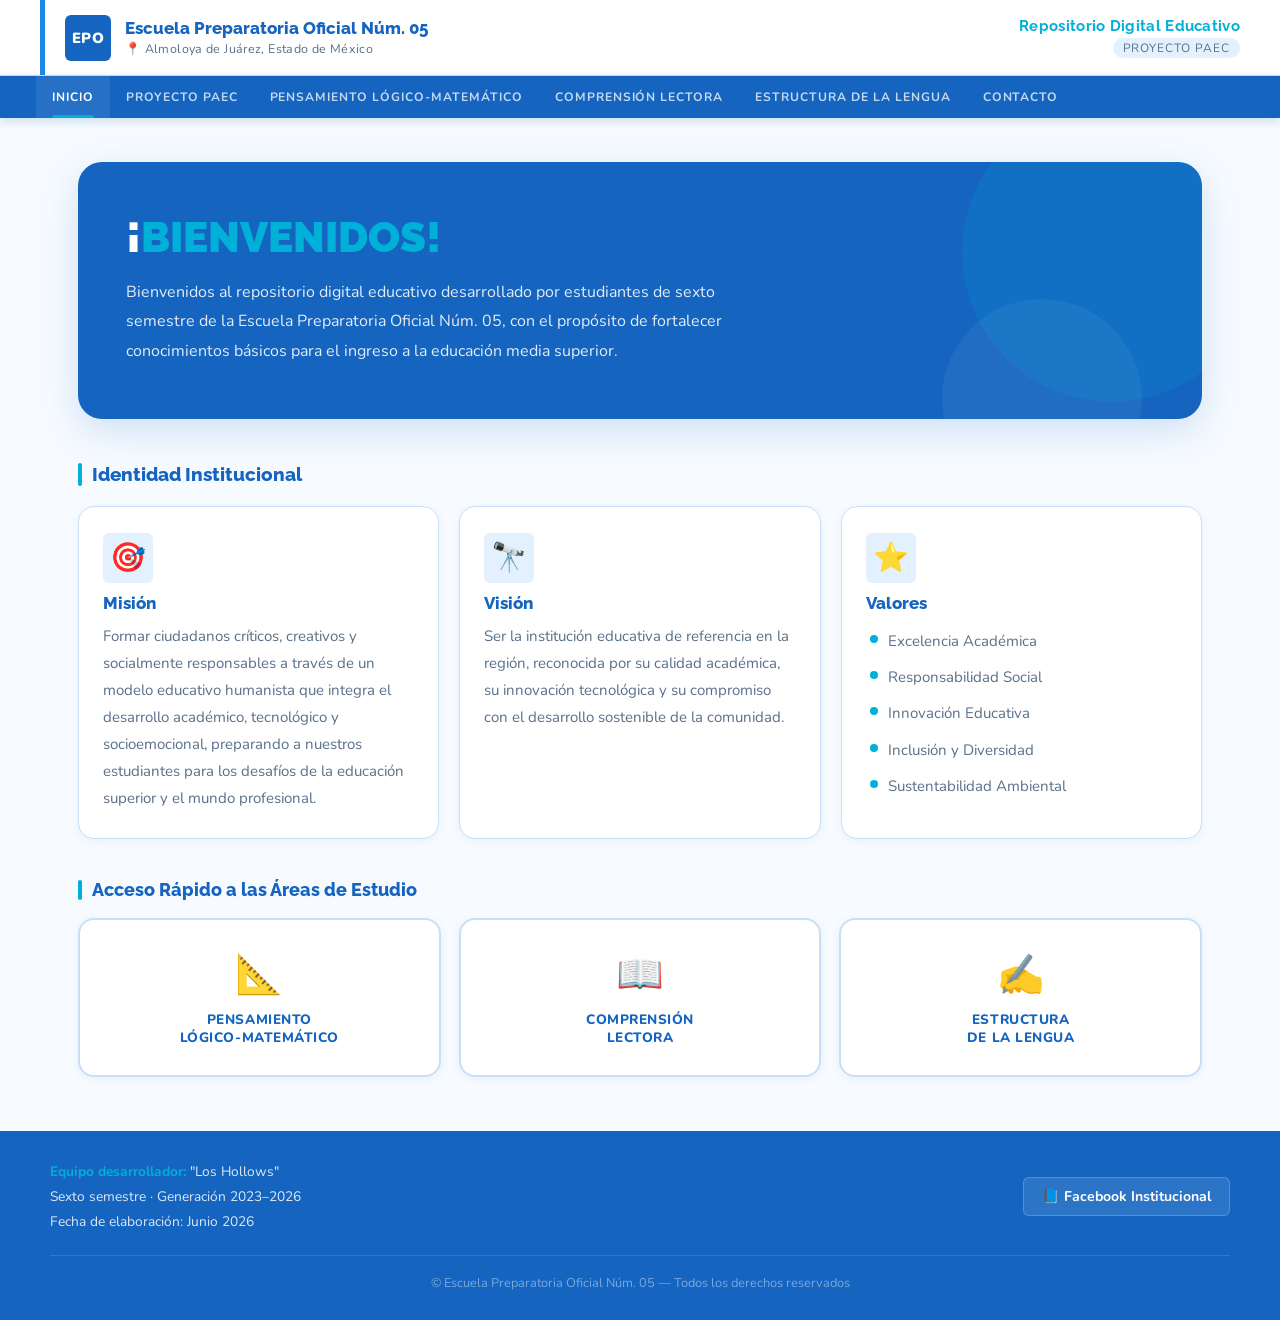
<file: index.html>
<!DOCTYPE html>
<html lang="es">
<head>
  <meta charset="UTF-8" />
  <meta name="viewport" content="width=device-width, initial-scale=1.0" />
  <title>Inicio — Repositorio Digital EPO Núm. 05</title>
  <link rel="stylesheet" href="styles.css" />
</head>
<body>

  <!-- ===== ENCABEZADO ===== -->
  <header class="site-header">
    <div class="header-left">
      <div class="header-logo">EPO</div>
      <div>
        <div class="header-school-name">Escuela Preparatoria Oficial Núm. 05</div>
        <div class="header-location">📍 Almoloya de Juárez, Estado de México</div>
      </div>
    </div>
    <div class="header-right">
      <div class="header-repo-title">Repositorio Digital Educativo</div>
      <div class="header-project">Proyecto PAEC</div>
    </div>
  </header>

  <!-- ===== NAVEGACIÓN ===== -->
  <nav class="site-nav">
    <ul class="nav-list">
      <li><a href="index.html" class="active">Inicio</a></li>
      <li><a href="paec.html">Proyecto PAEC</a></li>
      <li><a href="matematicas.html">Pensamiento Lógico-Matemático</a></li>
      <li><a href="lectura.html">Comprensión Lectora</a></li>
      <li><a href="lengua.html">Estructura de la Lengua</a></li>
      <li><a href="contacto.html">Contacto</a></li>
    </ul>
  </nav>

  <!-- ===== CONTENIDO PRINCIPAL ===== -->
  <main>

    <!-- Banner de bienvenida -->
    <div class="welcome-banner">
      <h1>¡<span>BIENVENIDOS!</span></h1>
      <p>
        Bienvenidos al repositorio digital educativo desarrollado por estudiantes de sexto semestre
        de la Escuela Preparatoria Oficial Núm. 05, con el propósito de fortalecer conocimientos
        básicos para el ingreso a la educación media superior.
      </p>
    </div>

    <!-- Misión, Visión, Valores -->
    <h2 class="section-title">Identidad Institucional</h2>
    <div class="cards-grid-3">

      <div class="card">
        <div class="card-icon">🎯</div>
        <h3 class="card-title">Misión</h3>
        <p class="card-text">
          Formar ciudadanos críticos, creativos y socialmente responsables a través de un modelo
          educativo humanista que integra el desarrollo académico, tecnológico y socioemocional,
          preparando a nuestros estudiantes para los desafíos de la educación superior y el mundo
          profesional.
        </p>
      </div>

      <div class="card">
        <div class="card-icon">🔭</div>
        <h3 class="card-title">Visión</h3>
        <p class="card-text">
          Ser la institución educativa de referencia en la región, reconocida por su calidad
          académica, su innovación tecnológica y su compromiso con el desarrollo sostenible de
          la comunidad.
        </p>
      </div>

      <div class="card">
        <div class="card-icon">⭐</div>
        <h3 class="card-title">Valores</h3>
        <ul class="card-list">
          <li>Excelencia Académica</li>
          <li>Responsabilidad Social</li>
          <li>Innovación Educativa</li>
          <li>Inclusión y Diversidad</li>
          <li>Sustentabilidad Ambiental</li>
        </ul>
      </div>

    </div>

    <!-- Acceso Rápido -->
    <div class="quick-access">
      <h2 class="quick-access-title">Acceso Rápido a las Áreas de Estudio</h2>
      <div class="quick-access-grid">

        <a href="matematicas.html" class="quick-btn">
          <span class="btn-icon">📐</span>
          <span class="btn-label">Pensamiento<br>Lógico-Matemático</span>
        </a>

        <a href="lectura.html" class="quick-btn">
          <span class="btn-icon">📖</span>
          <span class="btn-label">Comprensión<br>Lectora</span>
        </a>

        <a href="lengua.html" class="quick-btn">
          <span class="btn-icon">✍️</span>
          <span class="btn-label">Estructura<br>de la Lengua</span>
        </a>

      </div>
    </div>

  </main>

  <!-- ===== PIE DE PÁGINA ===== -->
  <footer class="site-footer">
    <div class="footer-inner">
      <div class="footer-info">
        <p><strong>Equipo desarrollador:</strong> "Los Hollows"</p>
        <p>Sexto semestre · Generación 2023–2026</p>
        <p>Fecha de elaboración: Junio 2026</p>
      </div>
      <div class="footer-social">
        <a href="https://www.facebook.com/share/14kM6PQGwj1/" target="_blank">📘 Facebook Institucional</a>
      </div>
    </div>
    <div class="footer-copy">© Escuela Preparatoria Oficial Núm. 05 — Todos los derechos reservados</div>
  </footer>

</body>
</html>
</file>
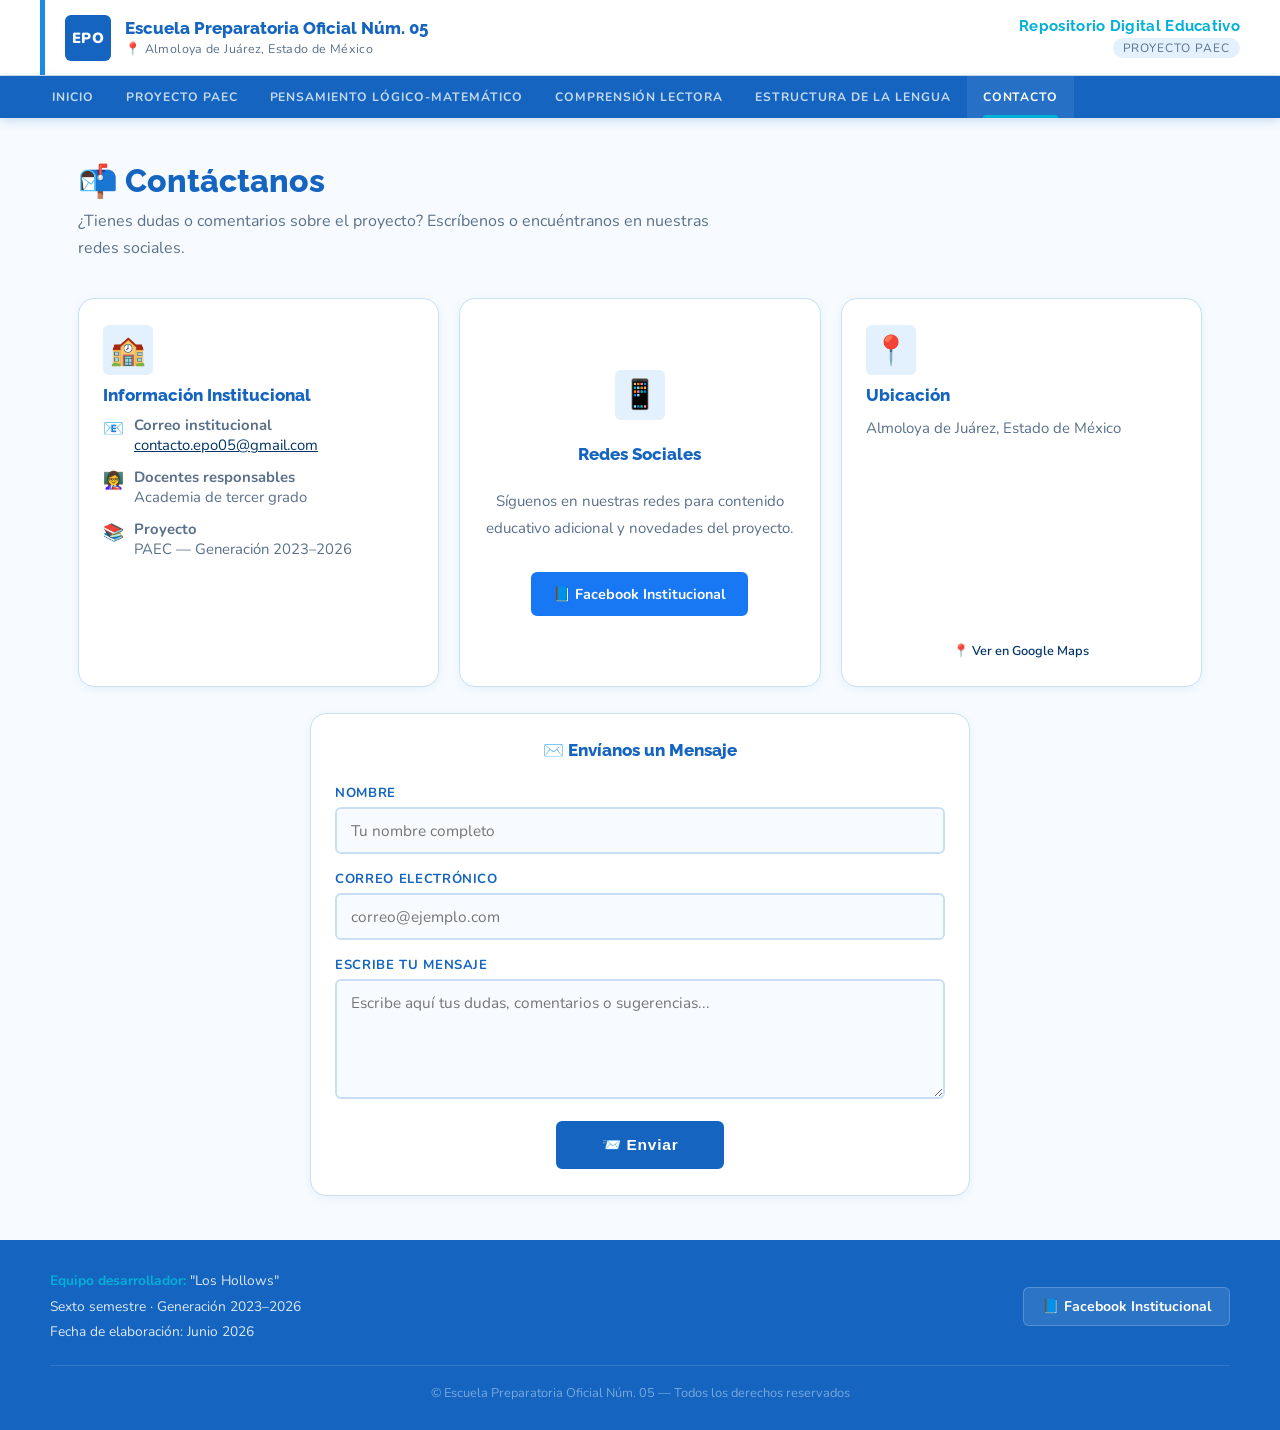
<file: contacto.html>
<!DOCTYPE html>
<html lang="es">
<head>
  <meta charset="UTF-8" />
  <meta name="viewport" content="width=device-width, initial-scale=1.0" />
  <title>Contacto — Repositorio Digital EPO Núm. 05</title>
  <link rel="stylesheet" href="styles.css" />
</head>
<body>

  <!-- ===== ENCABEZADO ===== -->
  <header class="site-header">
    <div class="header-left">
      <div class="header-logo">EPO</div>
      <div>
        <div class="header-school-name">Escuela Preparatoria Oficial Núm. 05</div>
        <div class="header-location">📍 Almoloya de Juárez, Estado de México</div>
      </div>
    </div>
    <div class="header-right">
      <div class="header-repo-title">Repositorio Digital Educativo</div>
      <div class="header-project">Proyecto PAEC</div>
    </div>
  </header>

  <!-- ===== NAVEGACIÓN ===== -->
  <nav class="site-nav">
    <ul class="nav-list">
      <li><a href="index.html">Inicio</a></li>
      <li><a href="paec.html">Proyecto PAEC</a></li>
      <li><a href="matematicas.html">Pensamiento Lógico-Matemático</a></li>
      <li><a href="lectura.html">Comprensión Lectora</a></li>
      <li><a href="lengua.html">Estructura de la Lengua</a></li>
      <li><a href="contacto.html" class="active">Contacto</a></li>
    </ul>
  </nav>

  <!-- ===== CONTENIDO PRINCIPAL ===== -->
  <main>

    <h1 class="page-title">📬 Contáctanos</h1>
    <p class="page-subtitle">
      ¿Tienes dudas o comentarios sobre el proyecto? Escríbenos o encuéntranos en nuestras redes sociales.
    </p>

    <!-- ===== GRID SUPERIOR: 3 tarjetas ===== -->
    <div class="contact-grid">

      <!-- Tarjeta 1: Información institucional -->
      <div class="card">
        <div class="card-icon">🏫</div>
        <h3 class="card-title">Información Institucional</h3>
        <div class="contact-info-item">
          <span class="ci-icon">📧</span>
          <div>
            <strong>Correo institucional</strong><br>
            <a href="mailto:contacto.epo05@gmail.com" style="color:#003366; text-decoration:underline;">
              contacto.epo05@gmail.com
            </a>
          </div>
        </div>
        <div class="contact-info-item">
          <span class="ci-icon">👩‍🏫</span>
          <div>
            <strong>Docentes responsables</strong><br>
            Academia de tercer grado
          </div>
        </div>
        <div class="contact-info-item">
          <span class="ci-icon">📚</span>
          <div>
            <strong>Proyecto</strong><br>
            PAEC — Generación 2023–2026
          </div>
        </div>
      </div>

      <!-- Tarjeta 2: Redes sociales -->
      <div class="card" style="display:flex; flex-direction:column; align-items:center; justify-content:center; text-align:center; gap:14px;">
        <div class="card-icon">📱</div>
        <h3 class="card-title">Redes Sociales</h3>
        <p class="card-text" style="margin-bottom:16px;">
          Síguenos en nuestras redes para contenido educativo adicional y novedades del proyecto.
        </p>
        <a href="https://www.facebook.com/share/14kM6PQGwj1/" target="_blank" class="btn-fb">
          📘 Facebook Institucional
        </a>
      </div>

      <!-- Tarjeta 3: Ubicación -->
      <div class="card">
        <div class="card-icon">📍</div>
        <h3 class="card-title">Ubicación</h3>
        <p class="card-text" style="margin-bottom:12px;">
          Almoloya de Juárez, Estado de México
        </p>
        <!-- Mapa de Google Maps real -->
        <iframe
          src="https://maps.google.com/maps?q=Escuela+Preparatoria+Oficial+Num+05+Almoloya+de+Juarez&output=embed&z=16"
          width="100%"
          height="180"
          style="border:0; border-radius:10px; display:block; margin-top:12px;"
          allowfullscreen=""
          loading="lazy"
          referrerpolicy="no-referrer-when-downgrade"
          title="Ubicación EPO Núm. 05 — Almoloya de Juárez">
        </iframe>
        <p style="font-size:0.8rem; color:#4a5568; margin-top:8px; text-align:center;">
          <a href="https://maps.app.goo.gl/FXiYysmtEp2pausF7y" target="_blank" style="color:#003366; font-weight:600;">
            📍 Ver en Google Maps
          </a>
        </p>
      </div>

    </div>

    <!-- ===== TARJETA CENTRAL INFERIOR: Formulario ===== -->
    <div class="contact-form-wrap">
      <div class="card">
        <h3 class="card-title" style="text-align:center; margin-bottom:24px;">✉️ Envíanos un Mensaje</h3>

        <div class="form-group">
          <label for="nombre">Nombre</label>
          <input
            type="text"
            id="nombre"
            name="nombre"
            placeholder="Tu nombre completo"
            required
          />
        </div>

        <div class="form-group">
          <label for="correo">Correo Electrónico</label>
          <input
            type="email"
            id="correo"
            name="correo"
            placeholder="correo@ejemplo.com"
            required
          />
        </div>

        <div class="form-group">
          <label for="mensaje">Escribe tu Mensaje</label>
          <textarea
            id="mensaje"
            name="mensaje"
            placeholder="Escribe aquí tus dudas, comentarios o sugerencias..."
            required
          ></textarea>
        </div>

        <div class="form-submit">
          <button type="button" class="btn-submit" onclick="enviarMensaje()">
            📨 Enviar
          </button>
        </div>

      </div>
    </div>

  </main>

  <!-- ===== PIE DE PÁGINA ===== -->
  <footer class="site-footer">
    <div class="footer-inner">
      <div class="footer-info">
        <p><strong>Equipo desarrollador:</strong> "Los Hollows"</p>
        <p>Sexto semestre · Generación 2023–2026</p>
        <p>Fecha de elaboración: Junio 2026</p>
      </div>
      <div class="footer-social">
        <a href="https://www.facebook.com/share/14kM6PQGwj1/" target="_blank">📘 Facebook Institucional</a>
      </div>
    </div>
    <div class="footer-copy">© Escuela Preparatoria Oficial Núm. 05 — Todos los derechos reservados</div>
  </footer>

  <!-- Script básico del formulario -->
  <script>
    function enviarMensaje() {
      const nombre  = document.getElementById('nombre').value.trim();
      const correo  = document.getElementById('correo').value.trim();
      const mensaje = document.getElementById('mensaje').value.trim();

      if (!nombre || !correo || !mensaje) {
        alert('Por favor, completa todos los campos antes de enviar.');
        return;
      }

      // Simulación de envío exitoso
      alert('¡Gracias, ' + nombre + '! Tu mensaje ha sido recibido. Te responderemos pronto.');
      document.getElementById('nombre').value  = '';
      document.getElementById('correo').value  = '';
      document.getElementById('mensaje').value = '';
    }
  </script>

</body>
</html>
</file>
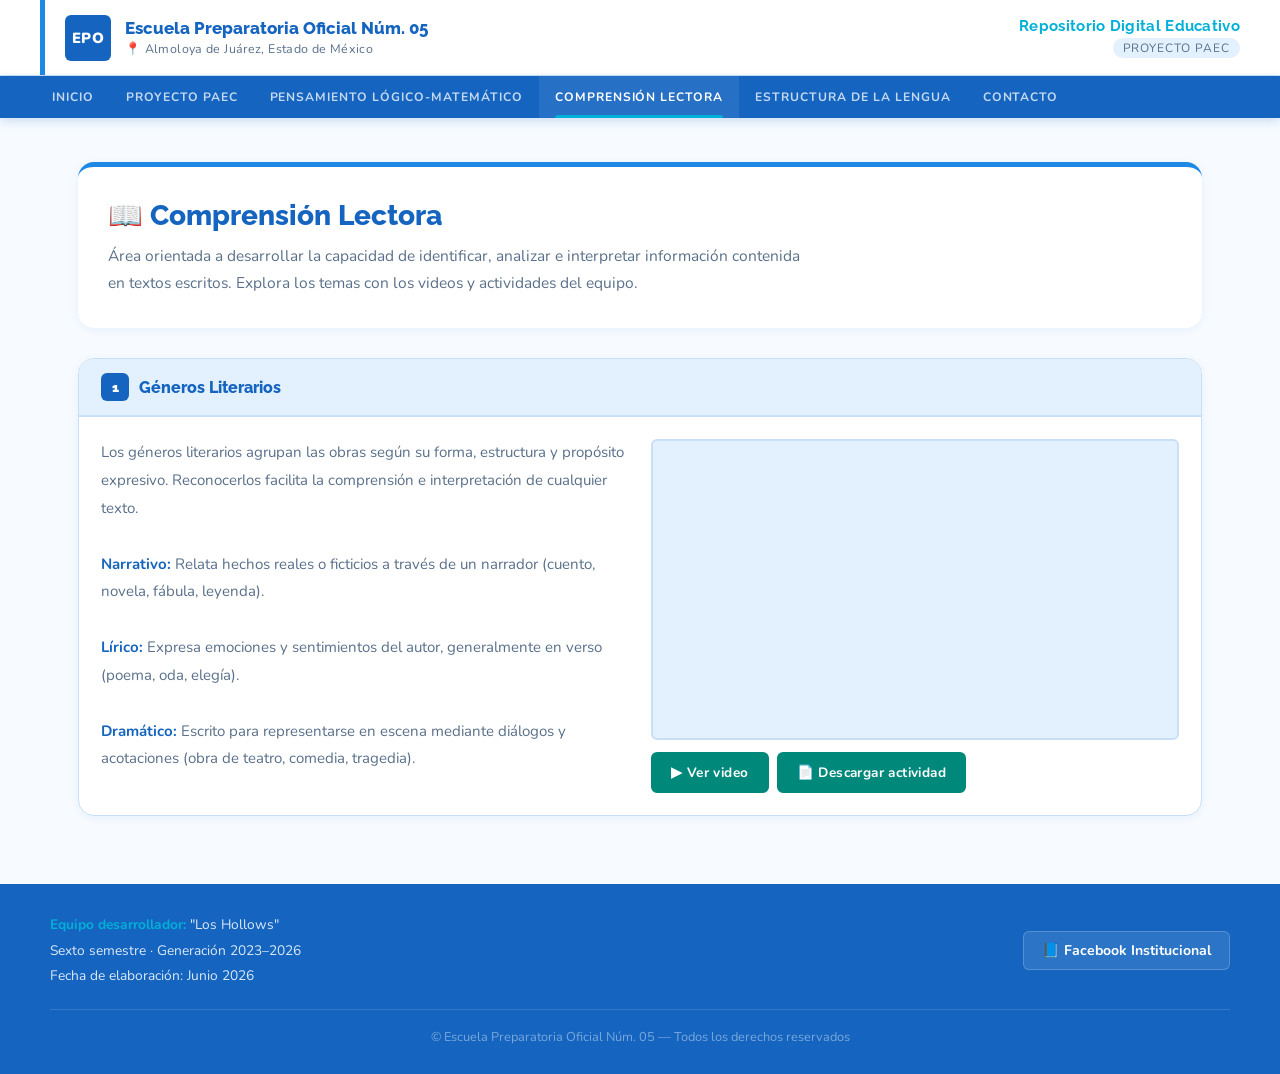
<file: lectura.html>
<!DOCTYPE html>
<html lang="es">
<head>
  <meta charset="UTF-8" />
  <meta name="viewport" content="width=device-width, initial-scale=1.0" />
  <title>Comprensión Lectora — Repositorio Digital EPO Núm. 05</title>
  <link rel="stylesheet" href="styles.css" />
</head>
<body>

  <header class="site-header">
    <div class="header-left">
      <div class="header-logo">EPO</div>
      <div>
        <div class="header-school-name">Escuela Preparatoria Oficial Núm. 05</div>
        <div class="header-location">📍 Almoloya de Juárez, Estado de México</div>
      </div>
    </div>
    <div class="header-right">
      <div class="header-repo-title">Repositorio Digital Educativo</div>
      <div class="header-project">Proyecto PAEC</div>
    </div>
  </header>

  <nav class="site-nav">
    <ul class="nav-list">
      <li><a href="index.html">Inicio</a></li>
      <li><a href="paec.html">Proyecto PAEC</a></li>
      <li><a href="matematicas.html">Pensamiento Lógico-Matemático</a></li>
      <li><a href="lectura.html" class="active">Comprensión Lectora</a></li>
      <li><a href="lengua.html">Estructura de la Lengua</a></li>
      <li><a href="contacto.html">Contacto</a></li>
    </ul>
  </nav>

  <main>

    <div class="area-header">
      <h1>📖 Comprensión Lectora</h1>
      <p>
        Área orientada a desarrollar la capacidad de identificar, analizar e interpretar información
        contenida en textos escritos. Explora los temas con los videos y actividades del equipo.
      </p>
    </div>

    <!-- ============================================================
         TEMA 1: GÉNEROS LITERARIOS
         ============================================================ -->
    <article class="topic-card">
      <div class="topic-card-header">
        <span class="topic-num">1</span>
        Géneros Literarios
      </div>
      <div class="topic-card-body">
        <div class="topic-explanation">
          <p>Los géneros literarios agrupan las obras según su forma, estructura y propósito
          expresivo. Reconocerlos facilita la comprensión e interpretación de cualquier texto.</p><br>
          <p><strong>Narrativo:</strong> Relata hechos reales o ficticios a través de un narrador (cuento, novela, fábula, leyenda).</p><br>
          <p><strong>Lírico:</strong> Expresa emociones y sentimientos del autor, generalmente en verso (poema, oda, elegía).</p><br>
          <p><strong>Dramático:</strong> Escrito para representarse en escena mediante diálogos y acotaciones (obra de teatro, comedia, tragedia).</p>
        </div>
                <div class="topic-media">

          <!-- ═══════════════════════════════════════════════════════════════
               VIDEO: Géneros Literarios
               ───────────────────────────────────────────────────────────────
               INSTRUCCIÓN: 
               1. Abre el video en Google Drive y copia el link de compartir:
                  https://drive.google.com/file/d/ID_DEL_ARCHIVO/view
               2. Extrae solo el ID (parte larga entre /d/ y /view)
               3. Pégalo en ambos lugares marcados abajo como:
                  PEGA_AQUI_ID_GENEROS_LITERARIOS
               ═══════════════════════════════════════════════════════════════ -->

          <div class="video-wrapper">
            <iframe
              src="https://drive.google.com/file/d/12xNL5DdHTY5O_LyK2zDyhOPslGTtuhcX/preview"
              width="100%"
              height="100%"
              allow="autoplay"
              allowfullscreen
              loading="lazy"
              title="Video: Géneros Literarios"
              style="border:0; border-radius:8px; display:block;">
            </iframe>
          </div>

          <div class="media-actions">
            <!-- ▼ Botón Ver video: pega el link NORMAL de Drive ▼ -->
            <a href="https://drive.google.com/file/d/12xNL5DdHTY5O_LyK2zDyhOPslGTtuhcX/view?usp=drivesdk"
               class="btn btn-green" target="_blank" rel="noopener">
              ▶ Ver video
            </a>
            <!-- ▼ Botón Descargar actividad: pega el link del PDF en Drive ▼ -->
            <a href="https://drive.google.com/file/d/1hufsj3rT1isNalfNIbPlPWokTlfc5cT5/view?usp=drivesdk"
               class="btn btn-green" target="_blank" rel="noopener">
              📄 Descargar actividad
            </a>
          </div>

        </div>

        </div>
      </div>
    </article>

  </main>

  <footer class="site-footer">
    <div class="footer-inner">
      <div class="footer-info">
        <p><strong>Equipo desarrollador:</strong> "Los Hollows"</p>
        <p>Sexto semestre · Generación 2023–2026</p>
        <p>Fecha de elaboración: Junio 2026</p>
      </div>
      <div class="footer-social">
        <a href="https://www.facebook.com/share/14kM6PQGwj1/" target="_blank">📘 Facebook Institucional</a>
      </div>
    </div>
    <div class="footer-copy">© Escuela Preparatoria Oficial Núm. 05 — Todos los derechos reservados</div>
  </footer>

</body>
</html>
</file>
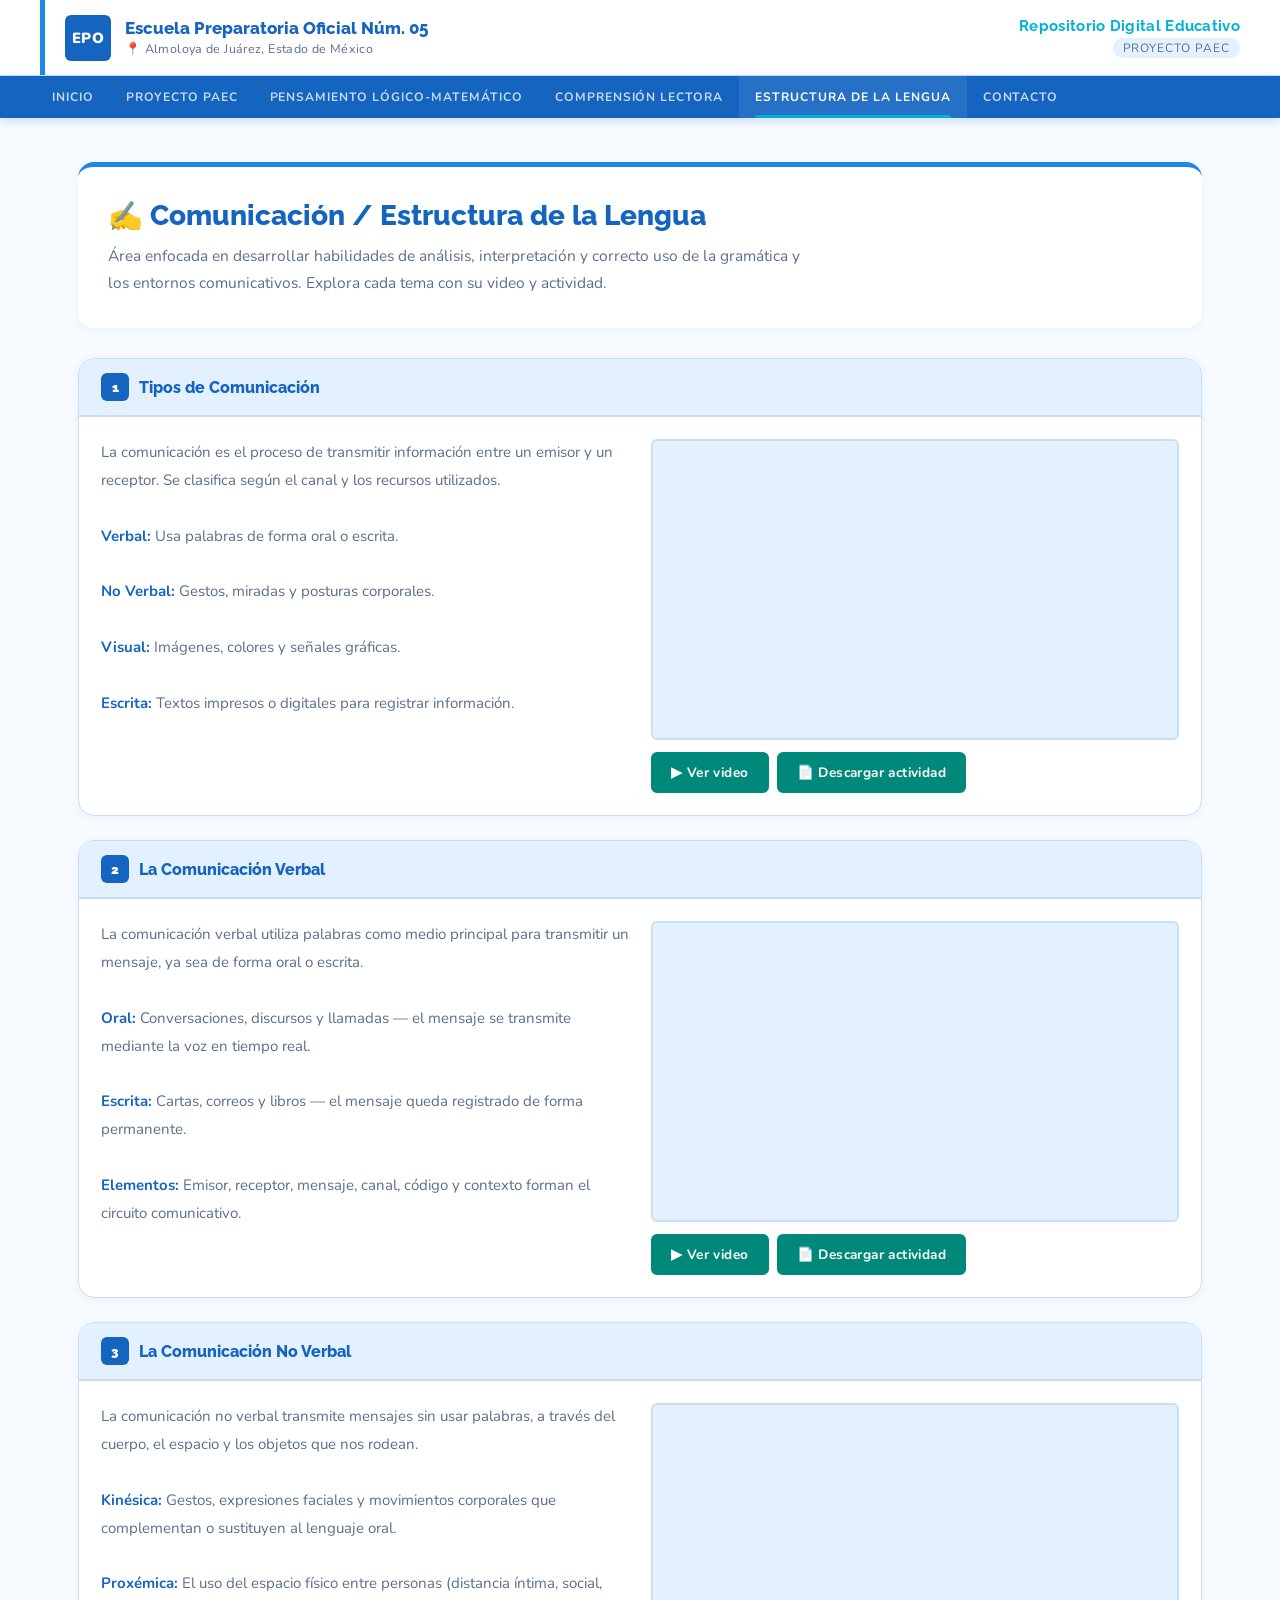
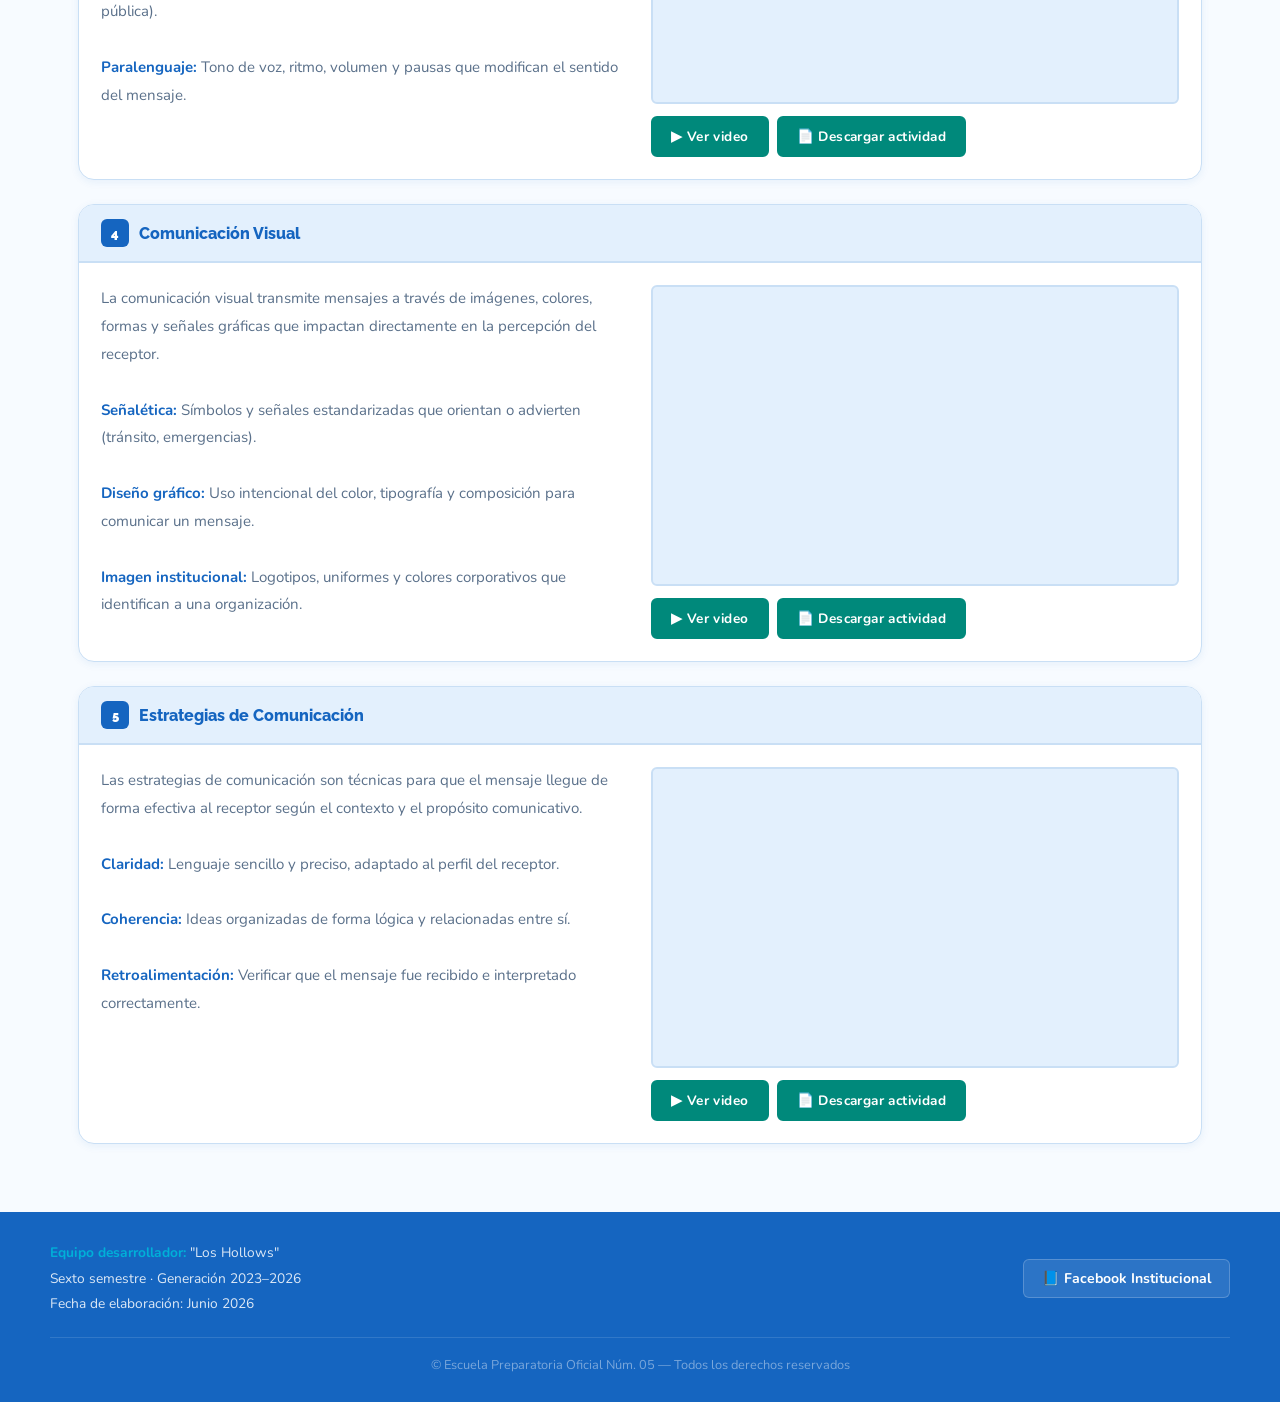
<file: lengua.html>
<!DOCTYPE html>
<html lang="es">
<head>
  <meta charset="UTF-8" />
  <meta name="viewport" content="width=device-width, initial-scale=1.0" />
  <title>Estructura de la Lengua — Repositorio Digital EPO Núm. 05</title>
  <link rel="stylesheet" href="styles.css" />
</head>
<body>

  <header class="site-header">
    <div class="header-left">
      <div class="header-logo">EPO</div>
      <div>
        <div class="header-school-name">Escuela Preparatoria Oficial Núm. 05</div>
        <div class="header-location">📍 Almoloya de Juárez, Estado de México</div>
      </div>
    </div>
    <div class="header-right">
      <div class="header-repo-title">Repositorio Digital Educativo</div>
      <div class="header-project">Proyecto PAEC</div>
    </div>
  </header>

  <nav class="site-nav">
    <ul class="nav-list">
      <li><a href="index.html">Inicio</a></li>
      <li><a href="paec.html">Proyecto PAEC</a></li>
      <li><a href="matematicas.html">Pensamiento Lógico-Matemático</a></li>
      <li><a href="lectura.html">Comprensión Lectora</a></li>
      <li><a href="lengua.html" class="active">Estructura de la Lengua</a></li>
      <li><a href="contacto.html">Contacto</a></li>
    </ul>
  </nav>

  <main>

    <div class="area-header">
      <h1>✍️ Comunicación / Estructura de la Lengua</h1>
      <p>
        Área enfocada en desarrollar habilidades de análisis, interpretación y correcto uso
        de la gramática y los entornos comunicativos. Explora cada tema con su video y actividad.
      </p>
    </div>

    <!-- ============================================================
         TEMA 1: TIPOS DE COMUNICACIÓN
         ============================================================ -->
    <article class="topic-card">
      <div class="topic-card-header">
        <span class="topic-num">1</span>
        Tipos de Comunicación
      </div>
      <div class="topic-card-body">
        <div class="topic-explanation">
          <p>La comunicación es el proceso de transmitir información entre un emisor y un receptor.
          Se clasifica según el canal y los recursos utilizados.</p><br>
          <p><strong>Verbal:</strong> Usa palabras de forma oral o escrita.</p><br>
          <p><strong>No Verbal:</strong> Gestos, miradas y posturas corporales.</p><br>
          <p><strong>Visual:</strong> Imágenes, colores y señales gráficas.</p><br>
          <p><strong>Escrita:</strong> Textos impresos o digitales para registrar información.</p>
        </div>
                <div class="topic-media">

          <!-- ═══════════════════════════════════════════════════════════════
               VIDEO: Tipos de Comunicación
               ───────────────────────────────────────────────────────────────
               INSTRUCCIÓN: 
               1. Abre el video en Google Drive y copia el link de compartir:
                  https://drive.google.com/file/d/ID_DEL_ARCHIVO/view
               2. Extrae solo el ID (parte larga entre /d/ y /view)
               3. Pégalo en ambos lugares marcados abajo como:
                  PEGA_AQUI_ID_TIPOS_DE_COMUNICACION
               ═══════════════════════════════════════════════════════════════ -->

          <div class="video-wrapper">
            <iframe
              src="https://drive.google.com/file/d/1q7ocuJM_YLs9MSl8otz_-NQI6PYnvj3T/preview"
              width="100%"
              height="100%"
              allow="autoplay"
              allowfullscreen
              loading="lazy"
              title="Video: Tipos de Comunicación"
              style="border:0; border-radius:8px; display:block;">
            </iframe>
          </div>

          <div class="media-actions">
            <!-- ▼ Botón Ver video: pega el link NORMAL de Drive ▼ -->
            <a href="https://drive.google.com/file/d/1q7ocuJM_YLs9MSl8otz_-NQI6PYnvj3T/view?usp=drivesdk"
               class="btn btn-green" target="_blank" rel="noopener">
              ▶ Ver video
            </a>
            <!-- ▼ Botón Descargar actividad: pega el link del PDF en Drive ▼ -->
            <a href="https://drive.google.com/file/d/1F3KXa_bIQrbxEYPgSESHvMj3kvnTYVbH/view?usp=drivesdk"
               class="btn btn-green" target="_blank" rel="noopener">
              📄 Descargar actividad
            </a>
          </div>

        </div>

        </div>
      </div>
    </article>

    <!-- ============================================================
         TEMA 2: LA COMUNICACIÓN VERBAL
         ============================================================ -->
    <article class="topic-card">
      <div class="topic-card-header">
        <span class="topic-num">2</span>
        La Comunicación Verbal
      </div>
      <div class="topic-card-body">
        <div class="topic-explanation">
          <p>La comunicación verbal utiliza palabras como medio principal para transmitir un
          mensaje, ya sea de forma oral o escrita.</p><br>
          <p><strong>Oral:</strong> Conversaciones, discursos y llamadas — el mensaje se transmite mediante la voz en tiempo real.</p><br>
          <p><strong>Escrita:</strong> Cartas, correos y libros — el mensaje queda registrado de forma permanente.</p><br>
          <p><strong>Elementos:</strong> Emisor, receptor, mensaje, canal, código y contexto forman el circuito comunicativo.</p>
        </div>
                <div class="topic-media">

          <!-- ═══════════════════════════════════════════════════════════════
               VIDEO: La Comunicación Verbal
               ───────────────────────────────────────────────────────────────
               INSTRUCCIÓN: 
               1. Abre el video en Google Drive y copia el link de compartir:
                  https://drive.google.com/file/d/ID_DEL_ARCHIVO/view
               2. Extrae solo el ID (parte larga entre /d/ y /view)
               3. Pégalo en ambos lugares marcados abajo como:
                  PEGA_AQUI_ID_COMUNICACION_VERBAL
               ═══════════════════════════════════════════════════════════════ -->

          <div class="video-wrapper">
            <iframe
              src="https://drive.google.com/file/d/19a4q3FyW3Bt9zAQHdjJFosCkd8M2YMNC/preview"
              width="100%"
              height="100%"
              allow="autoplay"
              allowfullscreen
              loading="lazy"
              title="Video: La Comunicación Verbal"
              style="border:0; border-radius:8px; display:block;">
            </iframe>
          </div>

          <div class="media-actions">
            <!-- ▼ Botón Ver video: pega el link NORMAL de Drive ▼ -->
            <a href="https://drive.google.com/file/d/19a4q3FyW3Bt9zAQHdjJFosCkd8M2YMNC/view?usp=drivesdk"
               class="btn btn-green" target="_blank" rel="noopener">
              ▶ Ver video
            </a>
            <!-- ▼ Botón Descargar actividad: pega el link del PDF en Drive ▼ -->
            <a href="https://drive.google.com/file/d/1hnecq34yCLxNFMPUbDlf0lZkDYeeFqcR/view?usp=drivesdk"
               class="btn btn-green" target="_blank" rel="noopener">
              📄 Descargar actividad
            </a>
          </div>

        </div>

        </div>
      </div>
    </article>

    <!-- ============================================================
         TEMA 3: LA COMUNICACIÓN NO VERBAL
         ============================================================ -->
    <article class="topic-card">
      <div class="topic-card-header">
        <span class="topic-num">3</span>
        La Comunicación No Verbal
      </div>
      <div class="topic-card-body">
        <div class="topic-explanation">
          <p>La comunicación no verbal transmite mensajes sin usar palabras, a través del
          cuerpo, el espacio y los objetos que nos rodean.</p><br>
          <p><strong>Kinésica:</strong> Gestos, expresiones faciales y movimientos corporales que complementan o sustituyen al lenguaje oral.</p><br>
          <p><strong>Proxémica:</strong> El uso del espacio físico entre personas (distancia íntima, social, pública).</p><br>
          <p><strong>Paralenguaje:</strong> Tono de voz, ritmo, volumen y pausas que modifican el sentido del mensaje.</p>
        </div>
                <div class="topic-media">

          <!-- ═══════════════════════════════════════════════════════════════
               VIDEO: La Comunicación No Verbal
               ───────────────────────────────────────────────────────────────
               INSTRUCCIÓN: 
               1. Abre el video en Google Drive y copia el link de compartir:
                  https://drive.google.com/file/d/ID_DEL_ARCHIVO/view
               2. Extrae solo el ID (parte larga entre /d/ y /view)
               3. Pégalo en ambos lugares marcados abajo como:
                  PEGA_AQUI_ID_COMUNICACION_NO_VERBAL
               ═══════════════════════════════════════════════════════════════ -->

          <div class="video-wrapper">
            <iframe
              src="https://drive.google.com/file/d/1KoPSFPZoalWIYn9Afcs6M86ZFi3Lj3Fj/preview"
              width="100%"
              height="100%"
              allow="autoplay"
              allowfullscreen
              loading="lazy"
              title="Video: La Comunicación No Verbal"
              style="border:0; border-radius:8px; display:block;">
            </iframe>
          </div>

          <div class="media-actions">
            <!-- ▼ Botón Ver video: pega el link NORMAL de Drive ▼ -->
            <a href="https://drive.google.com/file/d/1KoPSFPZoalWIYn9Afcs6M86ZFi3Lj3Fj/view?usp=drivesdk"
               class="btn btn-green" target="_blank" rel="noopener">
              ▶ Ver video
            </a>
            <!-- ▼ Botón Descargar actividad: pega el link del PDF en Drive ▼ -->
            <a href="https://drive.google.com/file/d/1GnBu_6vCwDTxJRQS_4pxFH1g0mNrt906/view?usp=drivesdk"
               class="btn btn-green" target="_blank" rel="noopener">
              📄 Descargar actividad
            </a>
          </div>

        </div>

        </div>
      </div>
    </article>

    <!-- ============================================================
         TEMA 4: COMUNICACIÓN VISUAL
         ============================================================ -->
    <article class="topic-card">
      <div class="topic-card-header">
        <span class="topic-num">4</span>
        Comunicación Visual
      </div>
      <div class="topic-card-body">
        <div class="topic-explanation">
          <p>La comunicación visual transmite mensajes a través de imágenes, colores, formas
          y señales gráficas que impactan directamente en la percepción del receptor.</p><br>
          <p><strong>Señalética:</strong> Símbolos y señales estandarizadas que orientan o advierten (tránsito, emergencias).</p><br>
          <p><strong>Diseño gráfico:</strong> Uso intencional del color, tipografía y composición para comunicar un mensaje.</p><br>
          <p><strong>Imagen institucional:</strong> Logotipos, uniformes y colores corporativos que identifican a una organización.</p>
        </div>
                <div class="topic-media">

          <!-- ═══════════════════════════════════════════════════════════════
               VIDEO: Comunicación Visual
               ───────────────────────────────────────────────────────────────
               INSTRUCCIÓN: 
               1. Abre el video en Google Drive y copia el link de compartir:
                  https://drive.google.com/file/d/ID_DEL_ARCHIVO/view
               2. Extrae solo el ID (parte larga entre /d/ y /view)
               3. Pégalo en ambos lugares marcados abajo como:
                  PEGA_AQUI_ID_COMUNICACION_VISUAL
               ═══════════════════════════════════════════════════════════════ -->

          <div class="video-wrapper">
            <iframe
              src="https://drive.google.com/file/d/1EJjp3FmK-48VYW039pHh5sxn29cSQHyG/preview"
              width="100%"
              height="100%"
              allow="autoplay"
              allowfullscreen
              loading="lazy"
              title="Video: Comunicación Visual"
              style="border:0; border-radius:8px; display:block;">
            </iframe>
          </div>

          <div class="media-actions">
            <!-- ▼ Botón Ver video: pega el link NORMAL de Drive ▼ -->
            <a href="https://drive.google.com/file/d/1EJjp3FmK-48VYW039pHh5sxn29cSQHyG/view?usp=drivesdk"
               class="btn btn-green" target="_blank" rel="noopener">
              ▶ Ver video
            </a>
            <!-- ▼ Botón Descargar actividad: pega el link del PDF en Drive ▼ -->
            <a href="https://drive.google.com/file/d/1IISOsTjQP8UVOZrmz27mjgQAkG8-I70X/view?usp=drivesdk"
               class="btn btn-green" target="_blank" rel="noopener">
              📄 Descargar actividad
            </a>
          </div>

        </div>

        </div>
      </div>
    </article>

    <!-- ============================================================
         TEMA 5: ESTRATEGIAS DE COMUNICACIÓN
         ============================================================ -->
    <article class="topic-card">
      <div class="topic-card-header">
        <span class="topic-num">5</span>
        Estrategias de Comunicación
      </div>
      <div class="topic-card-body">
        <div class="topic-explanation">
          <p>Las estrategias de comunicación son técnicas para que el mensaje llegue de forma
          efectiva al receptor según el contexto y el propósito comunicativo.</p><br>
          <p><strong>Claridad:</strong> Lenguaje sencillo y preciso, adaptado al perfil del receptor.</p><br>
          <p><strong>Coherencia:</strong> Ideas organizadas de forma lógica y relacionadas entre sí.</p><br>
          <p><strong>Retroalimentación:</strong> Verificar que el mensaje fue recibido e interpretado correctamente.</p>
        </div>
                <div class="topic-media">

          <!-- ═══════════════════════════════════════════════════════════════
               VIDEO: Estrategias de Comunicación
               ───────────────────────────────────────────────────────────────
               INSTRUCCIÓN: 
               1. Abre el video en Google Drive y copia el link de compartir:
                  https://drive.google.com/file/d/ID_DEL_ARCHIVO/view
               2. Extrae solo el ID (parte larga entre /d/ y /view)
               3. Pégalo en ambos lugares marcados abajo como:
                  PEGA_AQUI_ID_ESTRATEGIAS_DE_COMUNICACION
               ═══════════════════════════════════════════════════════════════ -->

          <div class="video-wrapper">
            <iframe
              src="https://drive.google.com/file/d/1SPRq7C-aq8LL0sBRrMPqni6y3QRD_gFG/preview"
              width="100%"
              height="100%"
              allow="autoplay"
              allowfullscreen
              loading="lazy"
              title="Video: Estrategias de Comunicación"
              style="border:0; border-radius:8px; display:block;">
            </iframe>
          </div>

          <div class="media-actions">
            <!-- ▼ Botón Ver video: pega el link NORMAL de Drive ▼ -->
            <a href="https://drive.google.com/file/d/1SPRq7C-aq8LL0sBRrMPqni6y3QRD_gFG/view?usp=drivesdk"
               class="btn btn-green" target="_blank" rel="noopener">
              ▶ Ver video
            </a>
            <!-- ▼ Botón Descargar actividad: pega el link del PDF en Drive ▼ -->
            <a href="https://drive.google.com/file/d/1EhOXd67DedqCj03txUskteM2MsPPnEN2/view?usp=drivesdk"
               class="btn btn-green" target="_blank" rel="noopener">
              📄 Descargar actividad
            </a>
          </div>

        </div>

        </div>
      </div>
    </article>

  </main>

  <footer class="site-footer">
    <div class="footer-inner">
      <div class="footer-info">
        <p><strong>Equipo desarrollador:</strong> "Los Hollows"</p>
        <p>Sexto semestre · Generación 2023–2026</p>
        <p>Fecha de elaboración: Junio 2026</p>
      </div>
      <div class="footer-social">
        <a href="https://www.facebook.com/share/14kM6PQGwj1/" target="_blank">📘 Facebook Institucional</a>
      </div>
    </div>
    <div class="footer-copy">© Escuela Preparatoria Oficial Núm. 05 — Todos los derechos reservados</div>
  </footer>

</body>
</html>
</file>
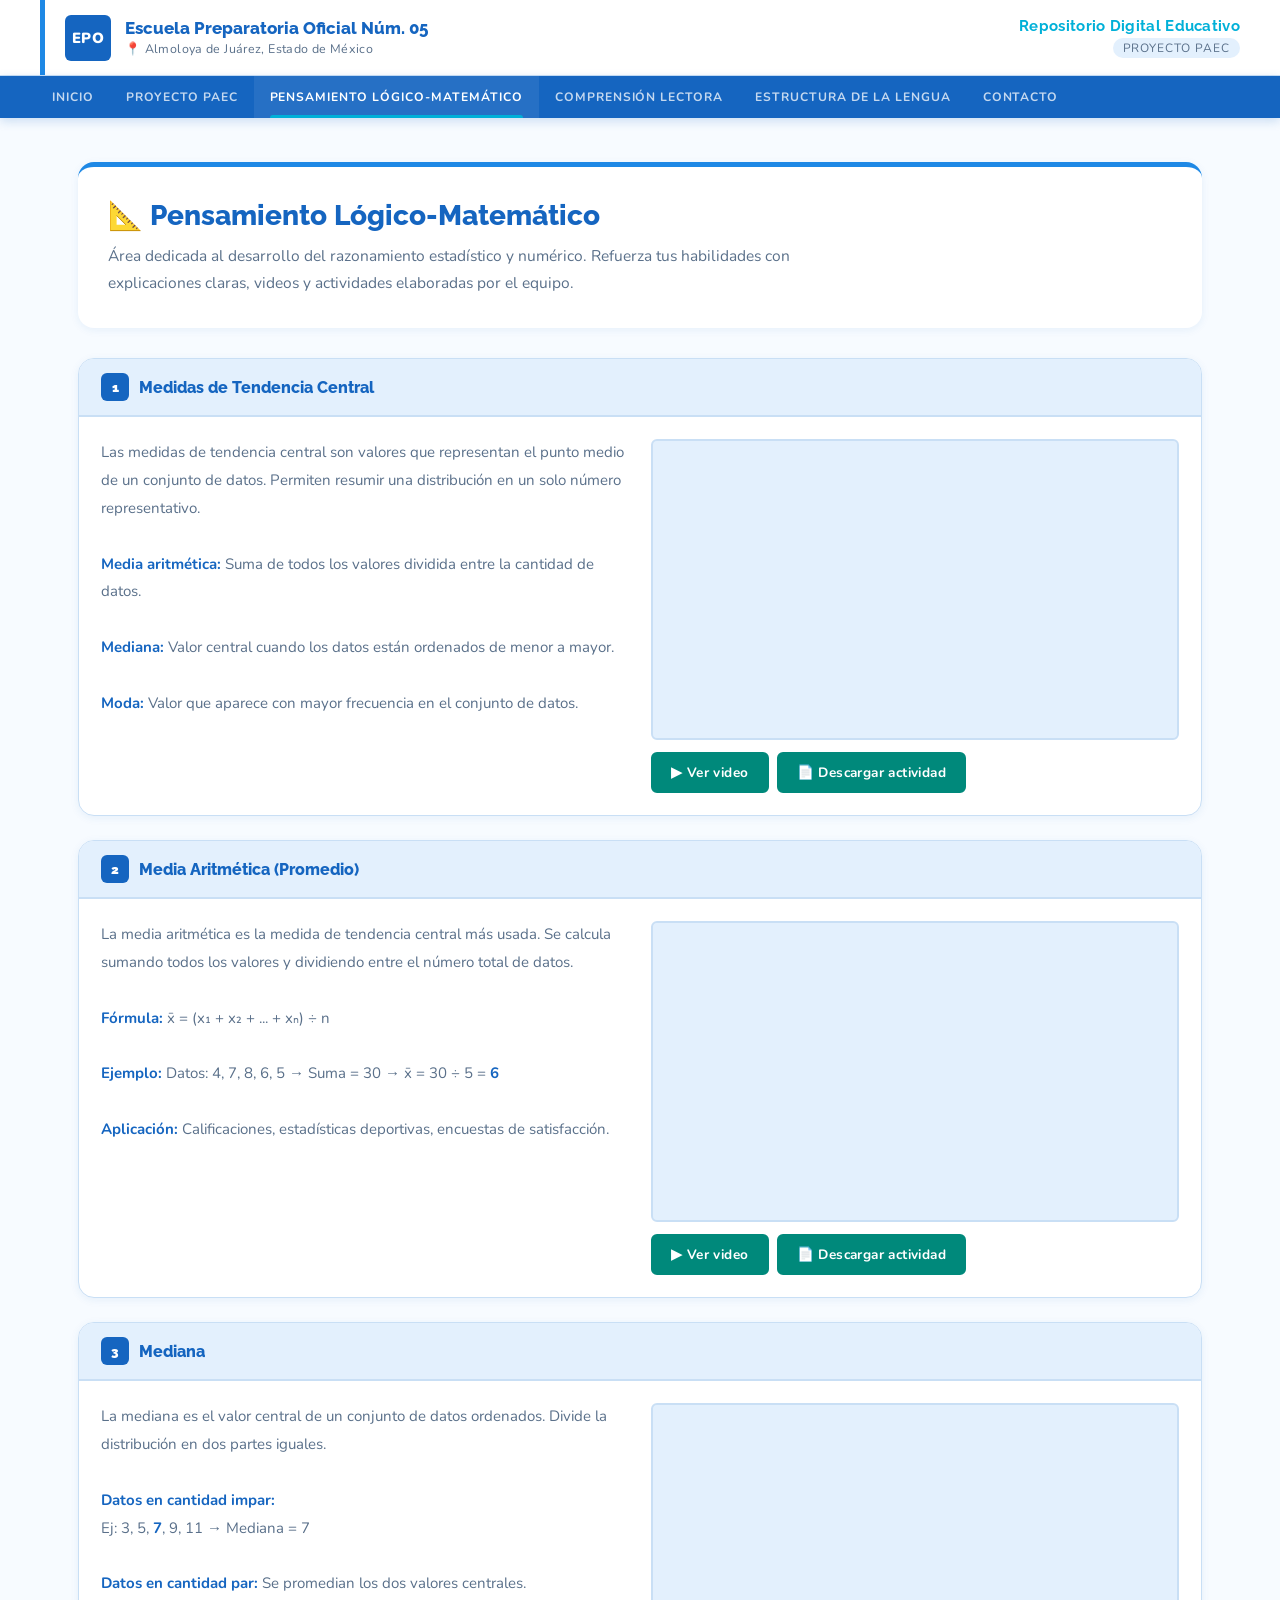
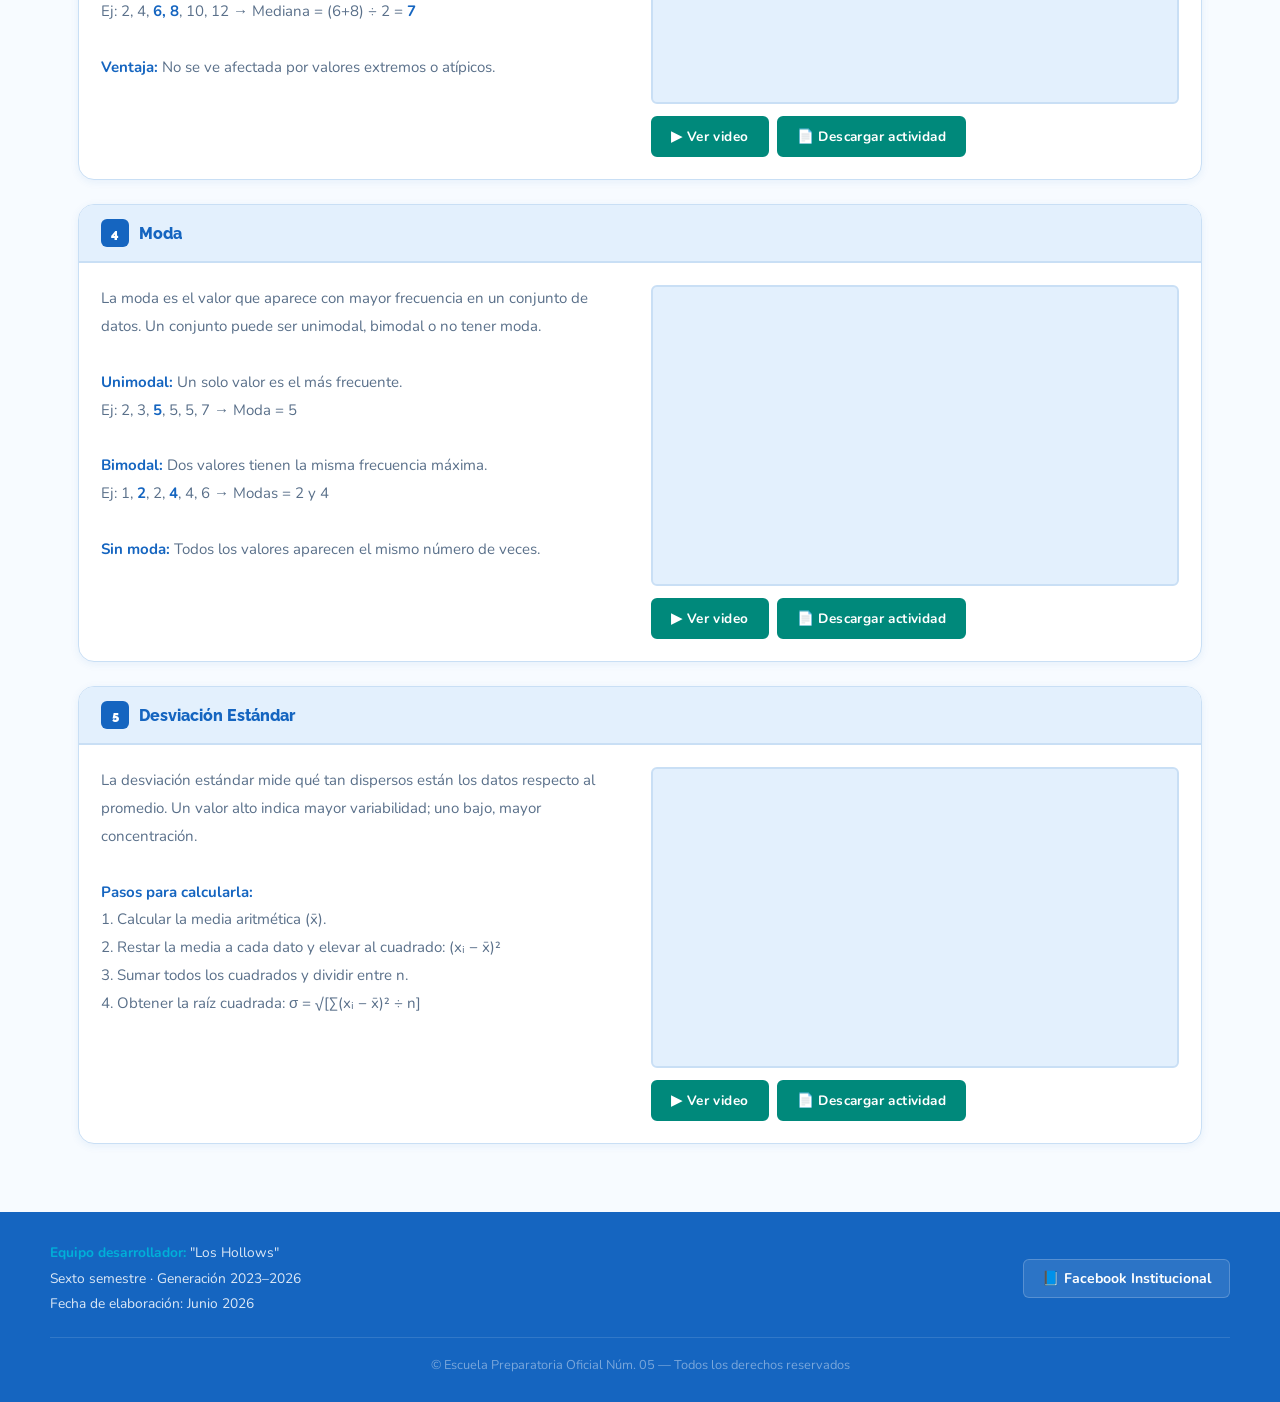
<file: matematicas.html>
<!DOCTYPE html>
<html lang="es">
<head>
  <meta charset="UTF-8" />
  <meta name="viewport" content="width=device-width, initial-scale=1.0" />
  <title>Pensamiento Lógico-Matemático — Repositorio Digital EPO Núm. 05</title>
  <link rel="stylesheet" href="styles.css" />
</head>
<body>

  <header class="site-header">
    <div class="header-left">
      <div class="header-logo">EPO</div>
      <div>
        <div class="header-school-name">Escuela Preparatoria Oficial Núm. 05</div>
        <div class="header-location">📍 Almoloya de Juárez, Estado de México</div>
      </div>
    </div>
    <div class="header-right">
      <div class="header-repo-title">Repositorio Digital Educativo</div>
      <div class="header-project">Proyecto PAEC</div>
    </div>
  </header>

  <nav class="site-nav">
    <ul class="nav-list">
      <li><a href="index.html">Inicio</a></li>
      <li><a href="paec.html">Proyecto PAEC</a></li>
      <li><a href="matematicas.html" class="active">Pensamiento Lógico-Matemático</a></li>
      <li><a href="lectura.html">Comprensión Lectora</a></li>
      <li><a href="lengua.html">Estructura de la Lengua</a></li>
      <li><a href="contacto.html">Contacto</a></li>
    </ul>
  </nav>

  <main>

    <div class="area-header">
      <h1>📐 Pensamiento Lógico-Matemático</h1>
      <p>
        Área dedicada al desarrollo del razonamiento estadístico y numérico. Refuerza tus
        habilidades con explicaciones claras, videos y actividades elaboradas por el equipo.
      </p>
    </div>

    <!-- ============================================================
         TEMA 1: MEDIDAS DE TENDENCIA CENTRAL
         ============================================================ -->
    <article class="topic-card">
      <div class="topic-card-header">
        <span class="topic-num">1</span>
        Medidas de Tendencia Central
      </div>
      <div class="topic-card-body">
        <div class="topic-explanation">
          <p>Las medidas de tendencia central son valores que representan el punto medio de un
          conjunto de datos. Permiten resumir una distribución en un solo número representativo.</p><br>
          <p><strong>Media aritmética:</strong> Suma de todos los valores dividida entre la cantidad de datos.</p><br>
          <p><strong>Mediana:</strong> Valor central cuando los datos están ordenados de menor a mayor.</p><br>
          <p><strong>Moda:</strong> Valor que aparece con mayor frecuencia en el conjunto de datos.</p>
        </div>
                <div class="topic-media">

          <!-- ═══════════════════════════════════════════════════════════════
               VIDEO: Medidas de Tendencia Central
               ───────────────────────────────────────────────────────────────
               INSTRUCCIÓN: 
               1. Abre el video en Google Drive y copia el link de compartir:
                  https://drive.google.com/file/d/ID_DEL_ARCHIVO/view
               2. Extrae solo el ID (parte larga entre /d/ y /view)
               3. Pégalo en ambos lugares marcados abajo como:
                  PEGA_AQUI_ID_MEDIDAS_DE_TENDENCIA_CENTRAL
               ═══════════════════════════════════════════════════════════════ -->

          <div class="video-wrapper">
            <iframe
              src="https://drive.google.com/file/d/17_5rIxctaQGrLP6YLWQ2YfeHf4L1IoXa/preview"
              width="100%"
              height="100%"
              allow="autoplay"
              allowfullscreen
              loading="lazy"
              title="Video: Medidas de Tendencia Central"
              style="border:0; border-radius:8px; display:block;">
            </iframe>
          </div>

          <div class="media-actions">
            <!-- ▼ Botón Ver video: pega el link NORMAL de Drive ▼ -->
            <a href="https://drive.google.com/file/d/17_5rIxctaQGrLP6YLWQ2YfeHf4L1IoXa/view?usp=drivesdk"
               class="btn btn-green" target="_blank" rel="noopener">
              ▶ Ver video
            </a>
            <!-- ▼ Botón Descargar actividad: pega el link del PDF en Drive ▼ -->
            <a href="https://drive.google.com/file/d/1_z2hz49o9OeCP7THirazAFk0Ij-noGo2/view?usp=drivesdk"
               class="btn btn-green" target="_blank" rel="noopener">
              📄 Descargar actividad
            </a>
          </div>

        </div>

        </div>
      </div>
    </article>

    <!-- ============================================================
         TEMA 2: MEDIA ARITMÉTICA (PROMEDIO)
         ============================================================ -->
    <article class="topic-card">
      <div class="topic-card-header">
        <span class="topic-num">2</span>
        Media Aritmética (Promedio)
      </div>
      <div class="topic-card-body">
        <div class="topic-explanation">
          <p>La media aritmética es la medida de tendencia central más usada. Se calcula sumando
          todos los valores y dividiendo entre el número total de datos.</p><br>
          <p><strong>Fórmula:</strong> x̄ = (x₁ + x₂ + ... + xₙ) ÷ n</p><br>
          <p><strong>Ejemplo:</strong> Datos: 4, 7, 8, 6, 5 → Suma = 30 → x̄ = 30 ÷ 5 = <strong>6</strong></p><br>
          <p><strong>Aplicación:</strong> Calificaciones, estadísticas deportivas, encuestas de satisfacción.</p>
        </div>
                <div class="topic-media">

          <!-- ═══════════════════════════════════════════════════════════════
               VIDEO: Media Aritmética (Promedio)
               ───────────────────────────────────────────────────────────────
               INSTRUCCIÓN: 
               1. Abre el video en Google Drive y copia el link de compartir:
                  https://drive.google.com/file/d/ID_DEL_ARCHIVO/view
               2. Extrae solo el ID (parte larga entre /d/ y /view)
               3. Pégalo en ambos lugares marcados abajo como:
                  PEGA_AQUI_ID_PROMEDIO
               ═══════════════════════════════════════════════════════════════ -->

          <div class="video-wrapper">
            <iframe
              src="https://drive.google.com/file/d/15wbydIArMvlBu90WfBLvGbSI3W_zsVKa/preview"
              width="100%"
              height="100%"
              allow="autoplay"
              allowfullscreen
              loading="lazy"
              title="Video: Media Aritmética (Promedio)"
              style="border:0; border-radius:8px; display:block;">
            </iframe>
          </div>

          <div class="media-actions">
            <!-- ▼ Botón Ver video: pega el link NORMAL de Drive ▼ -->
            <a href="https://drive.google.com/file/d/15wbydIArMvlBu90WfBLvGbSI3W_zsVKa/view?usp=drivesdk"
               class="btn btn-green" target="_blank" rel="noopener">
              ▶ Ver video
            </a>
            <!-- ▼ Botón Descargar actividad: pega el link del PDF en Drive ▼ -->
            <a href="https://drive.google.com/file/d/16Ofr_HtbO5vjYUjMNQB72pV7C2hAb7G2/view?usp=drivesdk"
               class="btn btn-green" target="_blank" rel="noopener">
              📄 Descargar actividad
            </a>
          </div>

        </div>

        </div>
      </div>
    </article>

    <!-- ============================================================
         TEMA 3: MEDIANA
         ============================================================ -->
    <article class="topic-card">
      <div class="topic-card-header">
        <span class="topic-num">3</span>
        Mediana
      </div>
      <div class="topic-card-body">
        <div class="topic-explanation">
          <p>La mediana es el valor central de un conjunto de datos ordenados. Divide la
          distribución en dos partes iguales.</p><br>
          <p><strong>Datos en cantidad impar:</strong><br>
          Ej: 3, 5, <strong>7</strong>, 9, 11 → Mediana = 7</p><br>
          <p><strong>Datos en cantidad par:</strong> Se promedian los dos valores centrales.<br>
          Ej: 2, 4, <strong>6, 8</strong>, 10, 12 → Mediana = (6+8) ÷ 2 = <strong>7</strong></p><br>
          <p><strong>Ventaja:</strong> No se ve afectada por valores extremos o atípicos.</p>
        </div>
                <div class="topic-media">

          <!-- ═══════════════════════════════════════════════════════════════
               VIDEO: Mediana
               ───────────────────────────────────────────────────────────────
               INSTRUCCIÓN: 
               1. Abre el video en Google Drive y copia el link de compartir:
                  https://drive.google.com/file/d/ID_DEL_ARCHIVO/view
               2. Extrae solo el ID (parte larga entre /d/ y /view)
               3. Pégalo en ambos lugares marcados abajo como:
                  PEGA_AQUI_ID_MEDIANA
               ═══════════════════════════════════════════════════════════════ -->

          <div class="video-wrapper">
            <iframe
              src="https://drive.google.com/file/d/1X6WsBjHy8G0HYh5l7QKoAzJrP2XGJlIU/preview"
              width="100%"
              height="100%"
              allow="autoplay"
              allowfullscreen
              loading="lazy"
              title="Video: Mediana"
              style="border:0; border-radius:8px; display:block;">
            </iframe>
          </div>

          <div class="media-actions">
            <!-- ▼ Botón Ver video: pega el link NORMAL de Drive ▼ -->
            <a href="https://drive.google.com/file/d/1X6WsBjHy8G0HYh5l7QKoAzJrP2XGJlIU/view?usp=drivesdk"
               class="btn btn-green" target="_blank" rel="noopener">
              ▶ Ver video
            </a>
            <!-- ▼ Botón Descargar actividad: pega el link del PDF en Drive ▼ -->
            <a href="https://drive.google.com/file/d/1JD1w0L_ykWe-pXBGnHqlhXNEMuyCj4h3/view?usp=drivesdk"
               class="btn btn-green" target="_blank" rel="noopener">
              📄 Descargar actividad
            </a>
          </div>

        </div>

        </div>
      </div>
    </article>

    <!-- ============================================================
         TEMA 4: MODA
         ============================================================ -->
    <article class="topic-card">
      <div class="topic-card-header">
        <span class="topic-num">4</span>
        Moda
      </div>
      <div class="topic-card-body">
        <div class="topic-explanation">
          <p>La moda es el valor que aparece con mayor frecuencia en un conjunto de datos.
          Un conjunto puede ser unimodal, bimodal o no tener moda.</p><br>
          <p><strong>Unimodal:</strong> Un solo valor es el más frecuente.<br>
          Ej: 2, 3, <strong>5</strong>, 5, 5, 7 → Moda = 5</p><br>
          <p><strong>Bimodal:</strong> Dos valores tienen la misma frecuencia máxima.<br>
          Ej: 1, <strong>2</strong>, 2, <strong>4</strong>, 4, 6 → Modas = 2 y 4</p><br>
          <p><strong>Sin moda:</strong> Todos los valores aparecen el mismo número de veces.</p>
        </div>
                <div class="topic-media">

          <!-- ═══════════════════════════════════════════════════════════════
               VIDEO: Moda
               ───────────────────────────────────────────────────────────────
               INSTRUCCIÓN: 
               1. Abre el video en Google Drive y copia el link de compartir:
                  https://drive.google.com/file/d/ID_DEL_ARCHIVO/view
               2. Extrae solo el ID (parte larga entre /d/ y /view)
               3. Pégalo en ambos lugares marcados abajo como:
                  PEGA_AQUI_ID_MODA
               ═══════════════════════════════════════════════════════════════ -->

          <div class="video-wrapper">
            <iframe
              src="https://drive.google.com/file/d/1lGscjkWIx_RPzFUfZbmfKksJ5p1D87g2/preview"
              width="100%"
              height="100%"
              allow="autoplay"
              allowfullscreen
              loading="lazy"
              title="Video: Moda"
              style="border:0; border-radius:8px; display:block;">
            </iframe>
          </div>

          <div class="media-actions">
            <!-- ▼ Botón Ver video: pega el link NORMAL de Drive ▼ -->
            <a href="https://drive.google.com/file/d/1lGscjkWIx_RPzFUfZbmfKksJ5p1D87g2/view?usp=drivesdk"
               class="btn btn-green" target="_blank" rel="noopener">
              ▶ Ver video
            </a>
            <!-- ▼ Botón Descargar actividad: pega el link del PDF en Drive ▼ -->
            <a href="https://drive.google.com/file/d/1lGscjkWIx_RPzFUfZbmfKksJ5p1D87g2/view?usp=drivesdk"
               class="btn btn-green" target="_blank" rel="noopener">
              📄 Descargar actividad
            </a>
          </div>

        </div>

        </div>
      </div>
    </article>

    <!-- ============================================================
         TEMA 5: DESVIACIÓN ESTÁNDAR
         ============================================================ -->
    <article class="topic-card">
      <div class="topic-card-header">
        <span class="topic-num">5</span>
        Desviación Estándar
      </div>
      <div class="topic-card-body">
        <div class="topic-explanation">
          <p>La desviación estándar mide qué tan dispersos están los datos respecto al promedio.
          Un valor alto indica mayor variabilidad; uno bajo, mayor concentración.</p><br>
          <p><strong>Pasos para calcularla:</strong></p>
          <p>1. Calcular la media aritmética (x̄).</p>
          <p>2. Restar la media a cada dato y elevar al cuadrado: (xᵢ − x̄)²</p>
          <p>3. Sumar todos los cuadrados y dividir entre n.</p>
          <p>4. Obtener la raíz cuadrada: σ = √[Σ(xᵢ − x̄)² ÷ n]</p>
        </div>
                <div class="topic-media">

          <!-- ═══════════════════════════════════════════════════════════════
               VIDEO: Desviación Estándar
               ───────────────────────────────────────────────────────────────
               INSTRUCCIÓN: 
               1. Abre el video en Google Drive y copia el link de compartir:
                  https://drive.google.com/file/d/ID_DEL_ARCHIVO/view
               2. Extrae solo el ID (parte larga entre /d/ y /view)
               3. Pégalo en ambos lugares marcados abajo como:
                  PEGA_AQUI_ID_DESVIACION_ESTANDAR
               ═══════════════════════════════════════════════════════════════ -->

          <div class="video-wrapper">
            <iframe
              src="https://drive.google.com/file/d/1KZE4JPP9FSKEn3IjNlHhImFs8-91TfQg/preview"
              width="100%"
              height="100%"
              allow="autoplay"
              allowfullscreen
              loading="lazy"
              title="Video: Desviación Estándar"
              style="border:0; border-radius:8px; display:block;">
            </iframe>
          </div>

          <div class="media-actions">
            <!-- ▼ Botón Ver video: pega el link NORMAL de Drive ▼ -->
            <a href="https://drive.google.com/file/d/1KZE4JPP9FSKEn3IjNlHhImFs8-91TfQg/view?usp=drivesdk"
               class="btn btn-green" target="_blank" rel="noopener">
              ▶ Ver video
            </a>
            <!-- ▼ Botón Descargar actividad: pega el link del PDF en Drive ▼ -->
            <a href="https://drive.google.com/file/d/1K6VJuoAzg7SMMA1hi8fbNMTa5cvNHMZQ/view?usp=drivesdk"
               class="btn btn-green" target="_blank" rel="noopener">
              📄 Descargar actividad
            </a>
          </div>

        </div>

        </div>
      </div>
    </article>

  </main>

  <footer class="site-footer">
    <div class="footer-inner">
      <div class="footer-info">
        <p><strong>Equipo desarrollador:</strong> "Los Hollows"</p>
        <p>Sexto semestre · Generación 2023–2026</p>
        <p>Fecha de elaboración: Junio 2026</p>
      </div>
      <div class="footer-social">
        <a href="https://www.facebook.com/share/14kM6PQGwj1/" target="_blank">📘 Facebook Institucional</a>
      </div>
    </div>
    <div class="footer-copy">© Escuela Preparatoria Oficial Núm. 05 — Todos los derechos reservados</div>
  </footer>

</body>
</html>
</file>
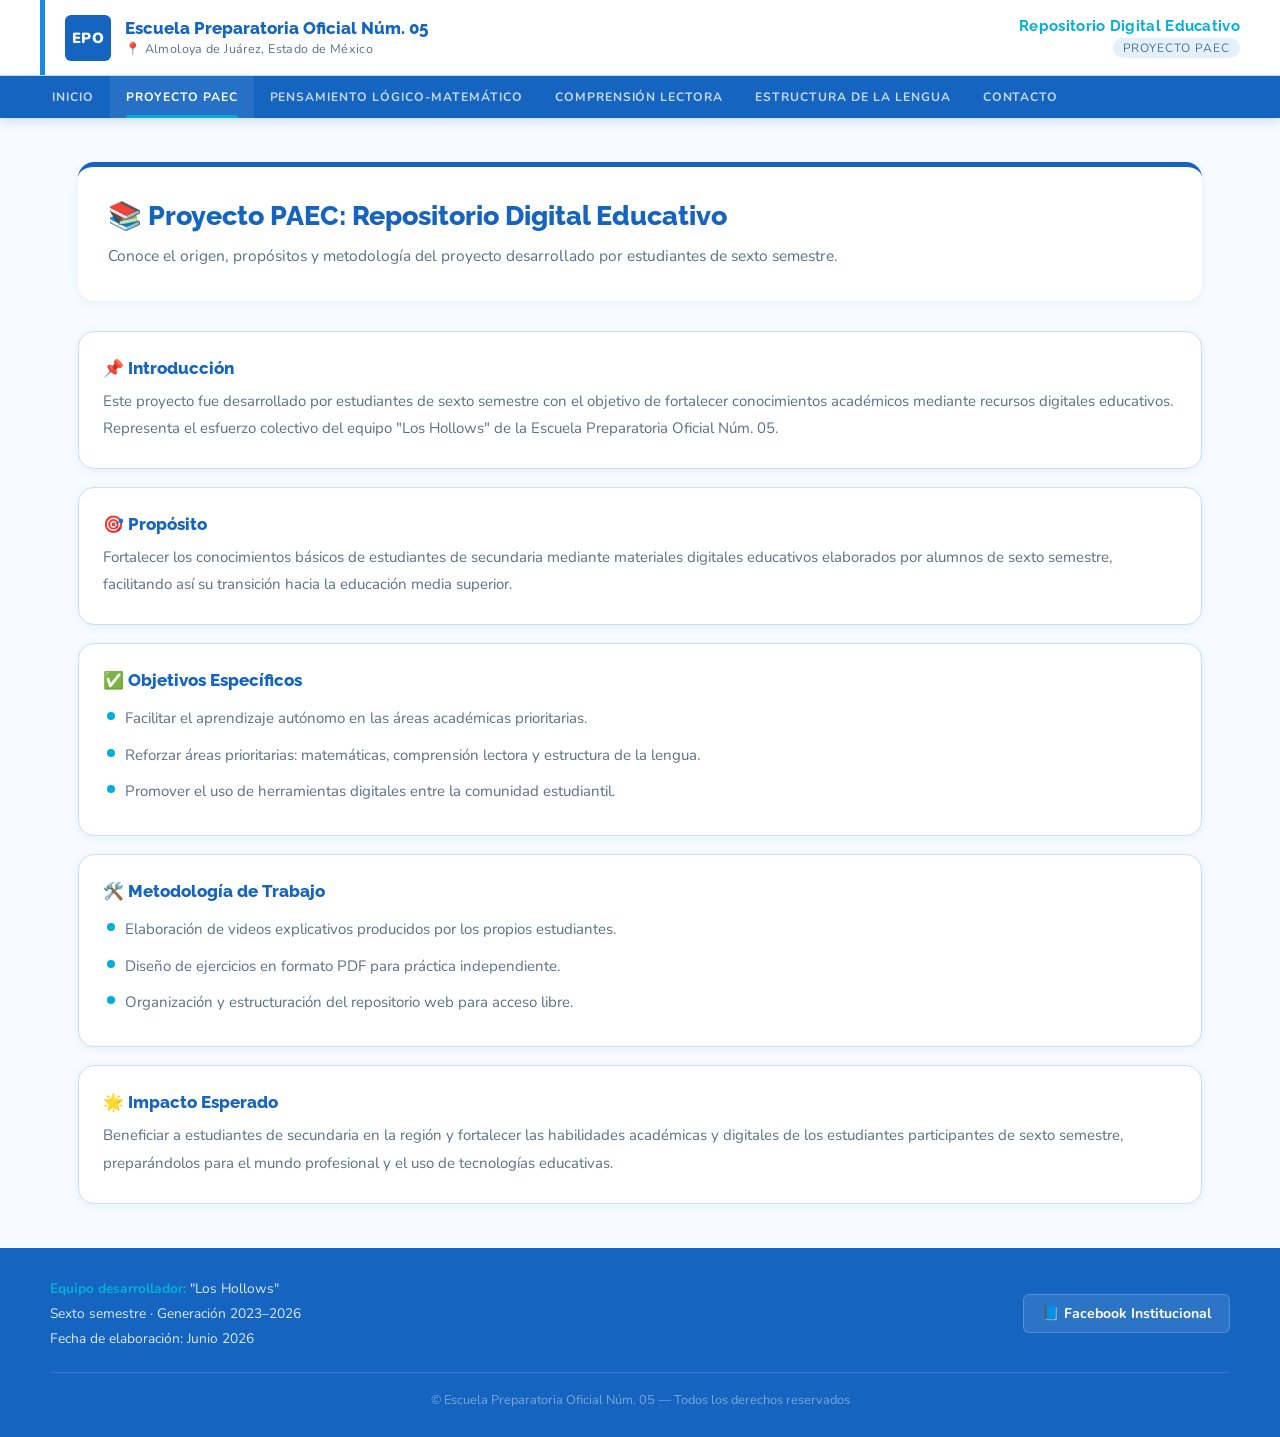
<file: paec.html>
<!DOCTYPE html>
<html lang="es">
<head>
  <meta charset="UTF-8" />
  <meta name="viewport" content="width=device-width, initial-scale=1.0" />
  <title>Proyecto PAEC — Repositorio Digital EPO Núm. 05</title>
  <link rel="stylesheet" href="styles.css" />
</head>
<body>

  <!-- ===== ENCABEZADO ===== -->
  <header class="site-header">
    <div class="header-left">
      <div class="header-logo">EPO</div>
      <div>
        <div class="header-school-name">Escuela Preparatoria Oficial Núm. 05</div>
        <div class="header-location">📍 Almoloya de Juárez, Estado de México</div>
      </div>
    </div>
    <div class="header-right">
      <div class="header-repo-title">Repositorio Digital Educativo</div>
      <div class="header-project">Proyecto PAEC</div>
    </div>
  </header>

  <!-- ===== NAVEGACIÓN ===== -->
  <nav class="site-nav">
    <ul class="nav-list">
      <li><a href="index.html">Inicio</a></li>
      <li><a href="paec.html" class="active">Proyecto PAEC</a></li>
      <li><a href="matematicas.html">Pensamiento Lógico-Matemático</a></li>
      <li><a href="lectura.html">Comprensión Lectora</a></li>
      <li><a href="lengua.html">Estructura de la Lengua</a></li>
      <li><a href="contacto.html">Contacto</a></li>
    </ul>
  </nav>

  <!-- ===== CONTENIDO PRINCIPAL ===== -->
  <main>

    <!-- Banner de la página -->
    <div class="paec-intro">
      <h1>📚 Proyecto PAEC: Repositorio Digital Educativo</h1>
      <p>Conoce el origen, propósitos y metodología del proyecto desarrollado por estudiantes de sexto semestre.</p>
    </div>

    <!-- Tarjetas de contenido -->
    <div class="cards-stack">

      <div class="card">
        <h3 class="card-title">📌 Introducción</h3>
        <p class="card-text">
          Este proyecto fue desarrollado por estudiantes de sexto semestre con el objetivo de fortalecer
          conocimientos académicos mediante recursos digitales educativos. Representa el esfuerzo colectivo
          del equipo "Los Hollows" de la Escuela Preparatoria Oficial Núm. 05.
        </p>
      </div>

      <div class="card">
        <h3 class="card-title">🎯 Propósito</h3>
        <p class="card-text">
          Fortalecer los conocimientos básicos de estudiantes de secundaria mediante materiales digitales
          educativos elaborados por alumnos de sexto semestre, facilitando así su transición hacia la
          educación media superior.
        </p>
      </div>

      <div class="card">
        <h3 class="card-title">✅ Objetivos Específicos</h3>
        <ul class="card-list">
          <li>Facilitar el aprendizaje autónomo en las áreas académicas prioritarias.</li>
          <li>Reforzar áreas prioritarias: matemáticas, comprensión lectora y estructura de la lengua.</li>
          <li>Promover el uso de herramientas digitales entre la comunidad estudiantil.</li>
        </ul>
      </div>

      <div class="card">
        <h3 class="card-title">🛠️ Metodología de Trabajo</h3>
        <ul class="card-list">
          <li>Elaboración de videos explicativos producidos por los propios estudiantes.</li>
          <li>Diseño de ejercicios en formato PDF para práctica independiente.</li>
          <li>Organización y estructuración del repositorio web para acceso libre.</li>
        </ul>
      </div>

      <div class="card">
        <h3 class="card-title">🌟 Impacto Esperado</h3>
        <p class="card-text">
          Beneficiar a estudiantes de secundaria en la región y fortalecer las habilidades académicas
          y digitales de los estudiantes participantes de sexto semestre, preparándolos para el mundo
          profesional y el uso de tecnologías educativas.
        </p>
      </div>

    </div>

  </main>

  <!-- ===== PIE DE PÁGINA ===== -->
  <footer class="site-footer">
    <div class="footer-inner">
      <div class="footer-info">
        <p><strong>Equipo desarrollador:</strong> "Los Hollows"</p>
        <p>Sexto semestre · Generación 2023–2026</p>
        <p>Fecha de elaboración: Junio 2026</p>
      </div>
      <div class="footer-social">
        <a href="https://www.facebook.com/share/14kM6PQGwj1/" target="_blank">📘 Facebook Institucional</a>
      </div>
    </div>
    <div class="footer-copy">© Escuela Preparatoria Oficial Núm. 05 — Todos los derechos reservados</div>
  </footer>

</body>
</html>
</file>
<file: styles.css>
/* =============================================
   Repositorio Digital Educativo - EPO Núm. 05
   styles.css — Rediseño "Los Hollows"
   ============================================= */

@import url('https://fonts.googleapis.com/css2?family=Nunito:wght@400;600;700;800;900&family=Raleway:wght@400;600;700;800&display=swap');

/* ---- Variables nuevo diseño ---- */
:root {
  --azul:          #1565c0;
  --azul-claro:    #1e88e5;
  --azul-pálido:   #e3f0fd;
  --acento:        #00b0d8;
  --acento-hover:  #0090b0;
  --fondo:         #f7fbff;
  --fondo-card:    #ffffff;
  --borde:         #c9dff5;
  --texto:         #0d1f3c;
  --texto-suave:   #5a708a;
  --verde:         #00897b;
  --verde-hover:   #00695c;
  --blanco:        #ffffff;
  --sombra-s:      0 2px 8px rgba(21,101,192,0.08);
  --sombra-m:      0 6px 24px rgba(21,101,192,0.14);
  --sombra-l:      0 12px 40px rgba(21,101,192,0.18);
  --radius-sm:     6px;
  --radius:        16px;
  --radius-xl:     24px;
  --trans:         0.2s ease;
}

/* ---- Reset ---- */
*, *::before, *::after { box-sizing: border-box; margin: 0; padding: 0; }
html { scroll-behavior: smooth; font-size: 16px; }

body {
  font-family: 'Nunito', 'Segoe UI', sans-serif;
  background: var(--fondo);
  color: var(--texto);
  min-height: 100vh;
  display: flex;
  flex-direction: column;
}

a { text-decoration: none; color: inherit; }
ul { list-style: none; }
img { max-width: 100%; display: block; }

/* =============================================
   ENCABEZADO — barra lateral izquierda de color
   ============================================= */
.site-header {
  background: var(--fondo-card);
  color: var(--texto);
  padding: 0 40px;
  display: flex;
  align-items: stretch;
  justify-content: space-between;
  gap: 0;
  border-bottom: 1px solid var(--borde);
  box-shadow: var(--sombra-s);
  min-height: 76px;
}

.header-left {
  display: flex;
  align-items: center;
  gap: 14px;
  border-left: 5px solid var(--azul-claro);
  padding-left: 20px;
}

.header-logo {
  width: 46px;
  height: 46px;
  background: var(--azul);
  border-radius: var(--radius-sm);
  display: flex;
  align-items: center;
  justify-content: center;
  font-weight: 900;
  font-size: 0.92rem;
  color: var(--blanco);
  flex-shrink: 0;
  letter-spacing: 0.04em;
}

.header-school-name {
  font-family: 'Raleway', sans-serif;
  font-size: 1.05rem;
  font-weight: 800;
  line-height: 1.25;
  color: var(--azul);
}

.header-location {
  font-size: 0.78rem;
  color: var(--texto-suave);
  margin-top: 2px;
  letter-spacing: 0.03em;
}

.header-right {
  display: flex;
  flex-direction: column;
  align-items: flex-end;
  justify-content: center;
  gap: 3px;
  padding: 14px 0;
}

.header-repo-title {
  font-family: 'Raleway', sans-serif;
  font-size: 0.95rem;
  font-weight: 700;
  color: var(--acento);
  letter-spacing: 0.02em;
}

.header-project {
  font-size: 0.75rem;
  color: var(--texto-suave);
  letter-spacing: 0.08em;
  text-transform: uppercase;
  background: var(--azul-pálido);
  padding: 2px 10px;
  border-radius: 20px;
}

/* =============================================
   MENÚ DE NAVEGACIÓN — línea fina bajo el header
   ============================================= */
.site-nav {
  background: var(--azul);
  box-shadow: 0 3px 10px rgba(21,101,192,0.2);
}

.nav-list {
  display: flex;
  flex-wrap: wrap;
  align-items: center;
  padding: 0 36px;
  gap: 0;
  justify-content: flex-start;
}

.nav-list a {
  display: block;
  padding: 13px 16px;
  font-size: 0.76rem;
  font-weight: 700;
  letter-spacing: 0.08em;
  text-transform: uppercase;
  color: rgba(255,255,255,0.75);
  transition: color var(--trans), background var(--trans);
  position: relative;
}

.nav-list a::after {
  content: '';
  position: absolute;
  bottom: 0; left: 16px; right: 16px;
  height: 3px;
  background: var(--acento);
  border-radius: 3px 3px 0 0;
  transform: scaleX(0);
  transition: transform var(--trans);
}

.nav-list a:hover,
.nav-list a.active {
  color: var(--blanco);
  background: rgba(255,255,255,0.07);
}

.nav-list a:hover::after,
.nav-list a.active::after {
  transform: scaleX(1);
}

/* =============================================
   CONTENIDO PRINCIPAL
   ============================================= */
main {
  flex: 1;
  width: 100%;
  max-width: 1180px;
  margin: 0 auto;
  padding: 44px 28px;
}

.page-title {
  font-family: 'Raleway', sans-serif;
  font-size: 2rem;
  font-weight: 800;
  color: var(--azul);
  text-align: left;
  margin-bottom: 8px;
}

.page-subtitle {
  font-size: 1rem;
  color: var(--texto-suave);
  text-align: left;
  max-width: 640px;
  margin: 0 0 36px;
  line-height: 1.7;
}

.section-title {
  font-family: 'Raleway', sans-serif;
  font-size: 1.2rem;
  font-weight: 800;
  color: var(--azul);
  margin-bottom: 20px;
  display: flex;
  align-items: center;
  gap: 10px;
}

.section-title::before {
  content: '';
  display: inline-block;
  width: 4px;
  height: 1.2em;
  background: var(--acento);
  border-radius: 4px;
  flex-shrink: 0;
}

/* =============================================
   TARJETAS (CARDS)
   ============================================= */
.card {
  background: var(--fondo-card);
  border-radius: var(--radius);
  box-shadow: var(--sombra-s);
  padding: 26px 24px;
  border: 1px solid var(--borde);
  transition: box-shadow var(--trans), transform var(--trans), border-color var(--trans);
}

.card:hover {
  box-shadow: var(--sombra-m);
  transform: translateY(-4px);
  border-color: var(--azul-claro);
}

.card-icon {
  font-size: 1.8rem;
  margin-bottom: 10px;
  background: var(--azul-pálido);
  width: 50px; height: 50px;
  border-radius: var(--radius-sm);
  display: flex;
  align-items: center;
  justify-content: center;
}

.card-title {
  font-family: 'Raleway', sans-serif;
  font-size: 1.05rem;
  font-weight: 800;
  color: var(--azul);
  margin-bottom: 10px;
}

.card-text {
  font-size: 0.94rem;
  color: var(--texto-suave);
  line-height: 1.8;
}

.card-list { padding-left: 0; }

.card-list li {
  font-size: 0.94rem;
  color: var(--texto-suave);
  line-height: 1.75;
  padding: 5px 0 5px 22px;
  position: relative;
}

.card-list li::before {
  content: '';
  position: absolute;
  left: 4px;
  top: 12px;
  width: 8px; height: 8px;
  background: var(--acento);
  border-radius: 50%;
}

/* ---- Grids ---- */
.cards-grid-3 {
  display: grid;
  grid-template-columns: repeat(3, 1fr);
  gap: 20px;
  margin-bottom: 40px;
}

.cards-grid-2 {
  display: grid;
  grid-template-columns: repeat(2, 1fr);
  gap: 20px;
  margin-bottom: 30px;
}

.cards-stack {
  display: flex;
  flex-direction: column;
  gap: 18px;
}

/* =============================================
   BANNER DE BIENVENIDA
   ============================================= */
.welcome-banner {
  background: var(--azul);
  color: var(--blanco);
  border-radius: var(--radius-xl);
  padding: 52px 48px;
  text-align: left;
  margin-bottom: 44px;
  position: relative;
  overflow: hidden;
  box-shadow: var(--sombra-l);
}

.welcome-banner::after {
  content: '';
  position: absolute;
  right: -60px; top: -60px;
  width: 300px; height: 300px;
  background: rgba(0,176,216,0.15);
  border-radius: 50%;
  pointer-events: none;
}

.welcome-banner::before {
  content: '';
  position: absolute;
  right: 60px; bottom: -80px;
  width: 200px; height: 200px;
  background: rgba(255,255,255,0.05);
  border-radius: 50%;
  pointer-events: none;
}

.welcome-banner h1 {
  font-family: 'Raleway', sans-serif;
  font-size: 2.6rem;
  font-weight: 900;
  color: var(--blanco);
  margin-bottom: 16px;
  position: relative;
  line-height: 1.15;
}

.welcome-banner h1 span {
  color: var(--acento);
}

.welcome-banner p {
  font-size: 1rem;
  line-height: 1.85;
  max-width: 620px;
  opacity: 0.88;
  position: relative;
}

/* =============================================
   ACCESO RÁPIDO
   ============================================= */
.quick-access { margin-bottom: 10px; }

.quick-access-title {
  font-family: 'Raleway', sans-serif;
  font-size: 1.15rem;
  font-weight: 800;
  color: var(--azul);
  margin-bottom: 18px;
  display: flex;
  align-items: center;
  gap: 10px;
}

.quick-access-title::before {
  content: '';
  display: inline-block;
  width: 4px; height: 1.1em;
  background: var(--acento);
  border-radius: 4px;
}

.quick-access-grid {
  display: grid;
  grid-template-columns: repeat(3, 1fr);
  gap: 18px;
}

.quick-btn {
  background: var(--fondo-card);
  color: var(--azul);
  border: 2px solid var(--borde);
  border-radius: var(--radius);
  padding: 28px 16px;
  text-align: center;
  cursor: pointer;
  transition: all var(--trans);
  display: flex;
  flex-direction: column;
  align-items: center;
  gap: 10px;
  text-decoration: none;
  box-shadow: var(--sombra-s);
}

.quick-btn:hover {
  background: var(--azul);
  color: var(--blanco);
  border-color: var(--azul);
  transform: translateY(-5px);
  box-shadow: var(--sombra-l);
}

.quick-btn .btn-icon { font-size: 2.4rem; }

.quick-btn .btn-label {
  font-weight: 800;
  font-size: 0.85rem;
  letter-spacing: 0.04em;
  text-transform: uppercase;
  line-height: 1.3;
}

/* =============================================
   PÁGINAS TEMÁTICAS
   ============================================= */
.area-header {
  background: var(--fondo-card);
  color: var(--texto);
  border-radius: var(--radius);
  padding: 32px 30px;
  margin-bottom: 30px;
  border-top: 5px solid var(--azul-claro);
  box-shadow: var(--sombra-s);
  border-left: none;
}

.area-header h1 {
  font-family: 'Raleway', sans-serif;
  font-size: 1.75rem;
  font-weight: 800;
  color: var(--azul);
  margin-bottom: 10px;
}

.area-header p {
  font-size: 0.97rem;
  line-height: 1.75;
  color: var(--texto-suave);
  max-width: 700px;
}

/* ---- Tarjeta de tema ---- */
.topic-card {
  background: var(--fondo-card);
  border-radius: var(--radius);
  box-shadow: var(--sombra-s);
  overflow: hidden;
  margin-bottom: 24px;
  border: 1px solid var(--borde);
  transition: box-shadow var(--trans), border-color var(--trans);
}

.topic-card:hover {
  box-shadow: var(--sombra-m);
  border-color: var(--azul-claro);
}

.topic-card-header {
  background: var(--azul-pálido);
  color: var(--azul);
  padding: 14px 22px;
  font-family: 'Raleway', sans-serif;
  font-size: 1rem;
  font-weight: 800;
  display: flex;
  align-items: center;
  gap: 10px;
  border-bottom: 2px solid var(--borde);
}

.topic-card-header .topic-num {
  background: var(--azul);
  color: var(--blanco);
  border-radius: var(--radius-sm);
  width: 28px; height: 28px;
  display: flex;
  align-items: center;
  justify-content: center;
  font-size: 0.82rem;
  font-weight: 900;
  flex-shrink: 0;
}

.topic-card-body {
  padding: 22px 22px;
  display: grid;
  grid-template-columns: 1fr 1fr;
  gap: 22px;
  align-items: start;
}

.topic-explanation {
  font-size: 0.94rem;
  color: var(--texto-suave);
  line-height: 1.85;
}

.topic-explanation strong { color: var(--azul); }

.topic-media { display: flex; flex-direction: column; gap: 12px; }

/* ── Contenedor responsivo iframe ── */
.video-wrapper {
  position: relative;
  width: 100%;
  padding-top: 56.25%;
  border-radius: var(--radius-sm);
  overflow: hidden;
  background: var(--azul-pálido);
  border: 2px solid var(--borde);
}

.video-wrapper iframe {
  position: absolute;
  top: 0; left: 0;
  width: 100%; height: 100%;
  border: 0;
}

.topic-media video {
  width: 100%;
  border-radius: var(--radius-sm);
  background: #000;
  display: block;
}

.media-actions {
  display: flex;
  gap: 8px;
  flex-wrap: wrap;
}

/* =============================================
   BOTONES
   ============================================= */
.btn {
  display: inline-flex;
  align-items: center;
  gap: 6px;
  padding: 9px 18px;
  border-radius: var(--radius-sm);
  font-size: 0.85rem;
  font-weight: 700;
  letter-spacing: 0.03em;
  cursor: pointer;
  transition: all var(--trans);
  border: 2px solid transparent;
  text-decoration: none;
}

.btn-green {
  background: var(--verde);
  color: var(--blanco);
  border-color: var(--verde);
}

.btn-green:hover {
  background: transparent;
  color: var(--verde);
  border-color: var(--verde);
}

.btn-blue {
  background: var(--azul);
  color: var(--blanco);
  border-color: var(--azul);
}

.btn-blue:hover {
  background: transparent;
  color: var(--azul);
  border-color: var(--azul);
}

.btn-fb {
  background: #1877f2;
  color: var(--blanco);
  padding: 10px 20px;
  border-radius: var(--radius-sm);
  font-weight: 700;
  font-size: 0.9rem;
  display: inline-flex;
  align-items: center;
  gap: 8px;
  transition: background var(--trans);
  border: 2px solid #1877f2;
}

.btn-fb:hover {
  background: transparent;
  color: #1877f2;
}

/* =============================================
   PÁGINA PAEC
   ============================================= */
.paec-intro {
  background: var(--fondo-card);
  color: var(--texto);
  border-radius: var(--radius);
  padding: 32px 30px;
  margin-bottom: 30px;
  border-top: 5px solid var(--azul);
  box-shadow: var(--sombra-s);
  border-left: none;
}

.paec-intro h1 {
  font-family: 'Raleway', sans-serif;
  font-size: 1.7rem;
  font-weight: 800;
  color: var(--azul);
  margin-bottom: 10px;
}

.paec-intro p {
  font-size: 0.97rem;
  line-height: 1.75;
  color: var(--texto-suave);
}

/* =============================================
   PÁGINA CONTACTO
   ============================================= */
.contact-grid {
  display: grid;
  grid-template-columns: repeat(3, 1fr);
  gap: 20px;
  margin-bottom: 26px;
}

.contact-form-wrap {
  max-width: 660px;
  margin: 0 auto;
}

.form-group { margin-bottom: 16px; }

.form-group label {
  display: block;
  font-size: 0.82rem;
  font-weight: 700;
  color: var(--azul);
  margin-bottom: 5px;
  letter-spacing: 0.05em;
  text-transform: uppercase;
}

.form-group input,
.form-group textarea {
  width: 100%;
  padding: 11px 14px;
  border: 2px solid var(--borde);
  border-radius: var(--radius-sm);
  font-family: 'Nunito', sans-serif;
  font-size: 0.96rem;
  color: var(--texto);
  background: var(--fondo);
  transition: border-color var(--trans), box-shadow var(--trans);
  outline: none;
}

.form-group input:focus,
.form-group textarea:focus {
  border-color: var(--azul-claro);
  box-shadow: 0 0 0 3px rgba(30,136,229,0.12);
  background: var(--blanco);
}

.form-group textarea { resize: vertical; min-height: 120px; }

.form-submit { text-align: center; margin-top: 8px; }

.btn-submit {
  background: var(--azul);
  color: var(--blanco);
  padding: 13px 44px;
  border-radius: var(--radius-sm);
  font-size: 0.97rem;
  font-weight: 800;
  letter-spacing: 0.05em;
  border: 2px solid var(--azul);
  cursor: pointer;
  transition: all var(--trans);
}

.btn-submit:hover {
  background: transparent;
  color: var(--azul);
}

.map-container {
  width: 100%;
  height: 180px;
  background: var(--azul-pálido);
  border-radius: var(--radius-sm);
  overflow: hidden;
  margin-top: 10px;
  display: flex;
  align-items: center;
  justify-content: center;
  font-size: 0.86rem;
  color: var(--azul);
  font-weight: 700;
  border: 2px dashed var(--borde);
}

.contact-info-item {
  display: flex;
  align-items: flex-start;
  gap: 10px;
  margin-bottom: 12px;
  font-size: 0.93rem;
  color: var(--texto-suave);
}

.contact-info-item .ci-icon {
  font-size: 1.05rem;
  flex-shrink: 0;
  margin-top: 2px;
}

/* =============================================
   PIE DE PÁGINA
   ============================================= */
.site-footer {
  background: var(--azul);
  color: rgba(255,255,255,0.85);
  padding: 28px 40px;
  margin-top: auto;
}

.footer-inner {
  max-width: 1180px;
  margin: 0 auto;
  display: flex;
  flex-wrap: wrap;
  align-items: center;
  justify-content: space-between;
  gap: 20px;
  padding-bottom: 20px;
  border-bottom: 1px solid rgba(255,255,255,0.12);
}

.footer-info p {
  font-size: 0.86rem;
  line-height: 1.85;
}

.footer-info strong { color: var(--acento); }

.footer-social a {
  color: var(--blanco);
  font-weight: 700;
  font-size: 0.88rem;
  display: inline-flex;
  align-items: center;
  gap: 6px;
  background: rgba(255,255,255,0.1);
  padding: 9px 18px;
  border-radius: var(--radius-sm);
  border: 1px solid rgba(255,255,255,0.2);
  transition: background var(--trans);
}

.footer-social a:hover { background: rgba(255,255,255,0.2); }

.footer-copy {
  width: 100%;
  text-align: center;
  font-size: 0.8rem;
  opacity: 0.5;
  padding-top: 14px;
  margin-top: 4px;
}

/* =============================================
   MEDIA QUERIES
   ============================================= */
@media (max-width: 900px) {
  .cards-grid-3,
  .quick-access-grid,
  .contact-grid { grid-template-columns: repeat(2, 1fr); }

  .topic-card-body { grid-template-columns: 1fr; }

  .site-header { padding: 0 20px; }
  .nav-list { padding: 0 10px; }
  .nav-list a { padding: 12px 10px; font-size: 0.7rem; }
  main { padding: 28px 16px; }

  .welcome-banner { padding: 38px 28px; }
  .welcome-banner h1 { font-size: 2rem; }
}

@media (max-width: 600px) {
  .site-header {
    flex-direction: column;
    align-items: flex-start;
    padding: 14px 16px;
    min-height: auto;
    gap: 10px;
  }

  .header-left { border-left: none; padding-left: 0; border-top: 3px solid var(--azul-claro); padding-top: 10px; }
  .header-right { align-items: flex-start; }

  .nav-list { justify-content: flex-start; padding: 0 4px; flex-wrap: wrap; }
  .nav-list a { padding: 10px 8px; font-size: 0.66rem; }

  .cards-grid-3,
  .cards-grid-2,
  .quick-access-grid,
  .contact-grid { grid-template-columns: 1fr; }

  .welcome-banner { padding: 30px 20px; border-radius: var(--radius); }
  .welcome-banner h1 { font-size: 1.7rem; }
  .welcome-banner p { font-size: 0.92rem; }

  .page-title { font-size: 1.5rem; }
  .footer-inner { flex-direction: column; }
  main { padding: 18px 12px; }
  .topic-card-body { padding: 14px; }
  .site-footer { padding: 24px 16px; }
}
</file>
